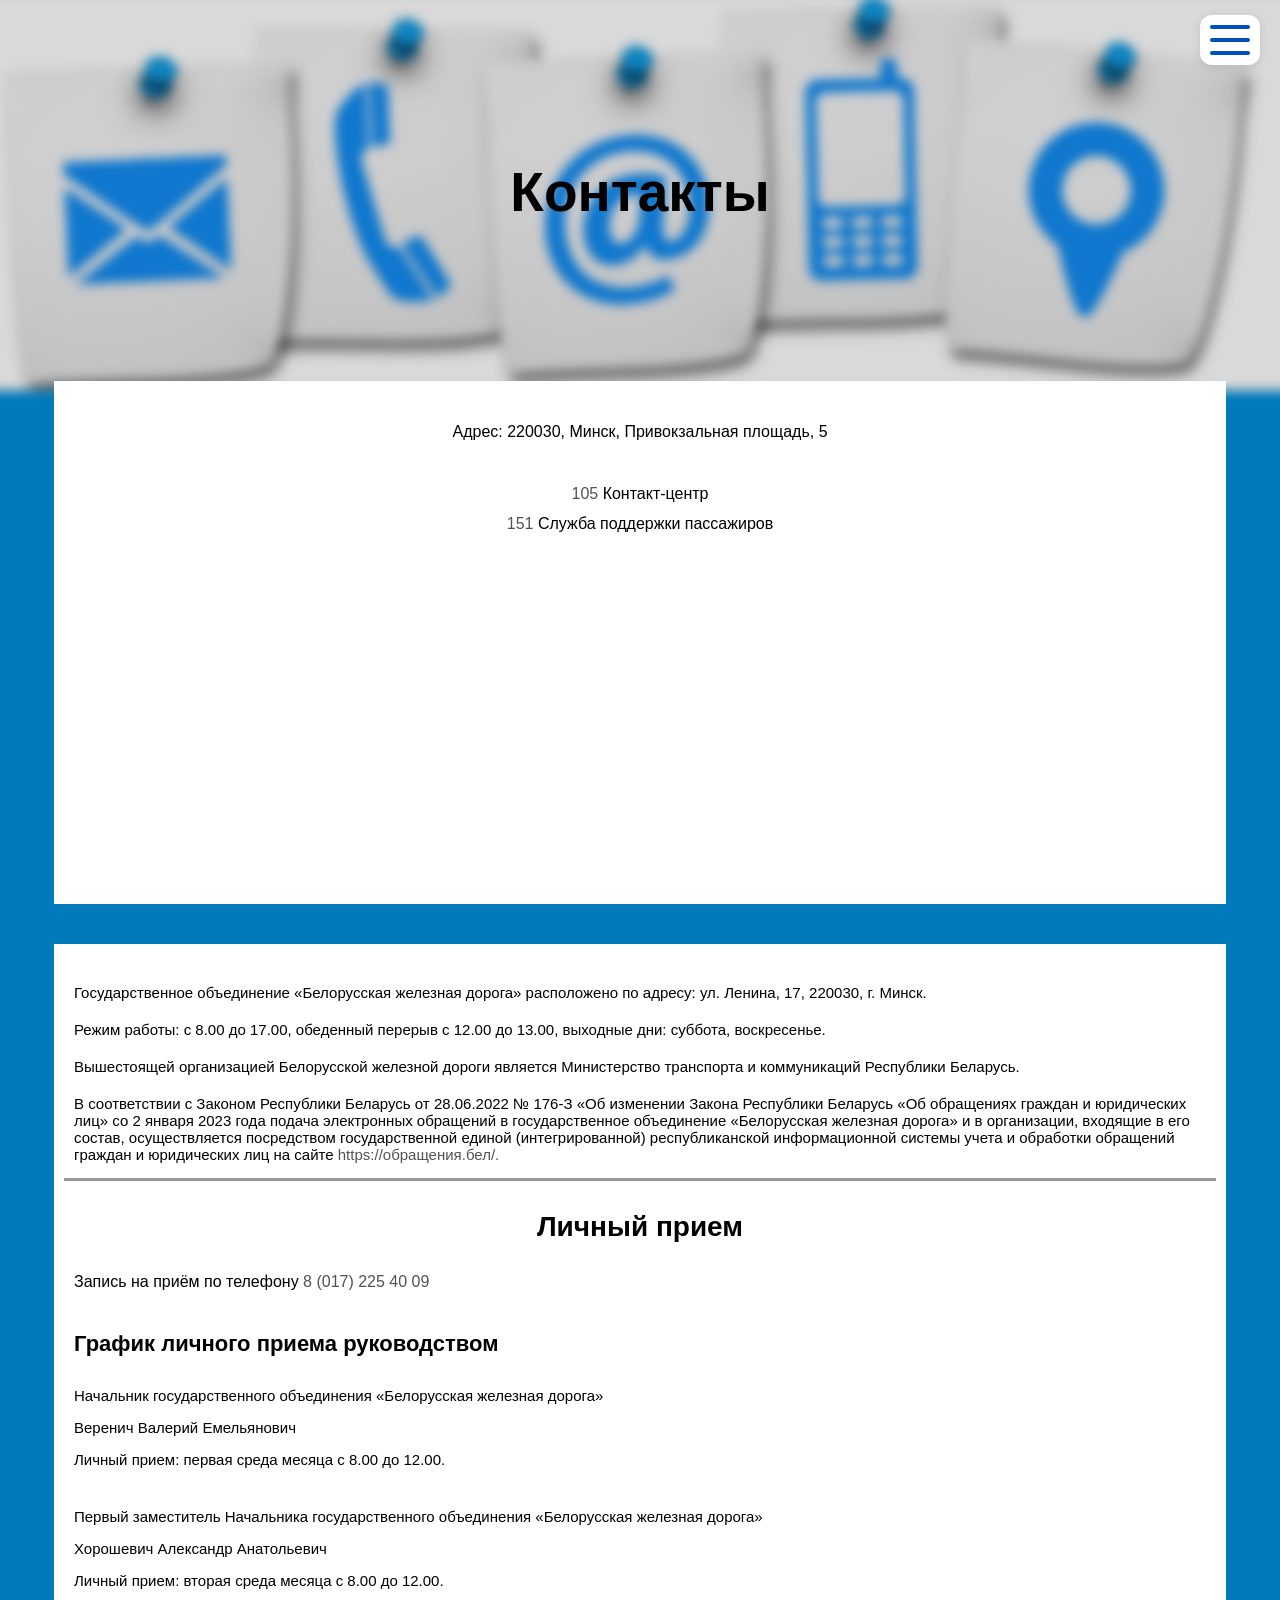
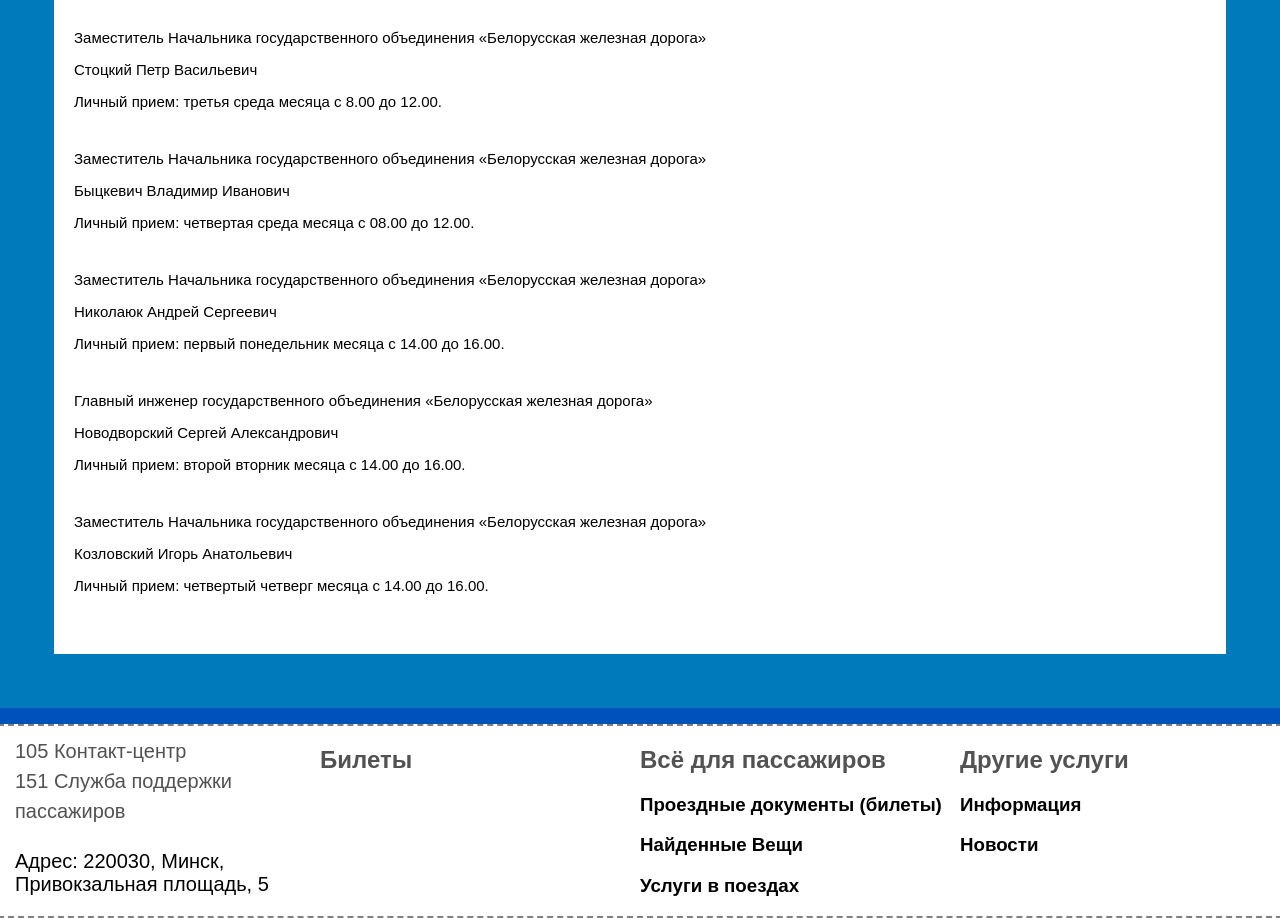
<file: page/html/contacts.html>
<!DOCTYPE html>
<html lang="ru">
<head>
    <meta charset="UTF-8">
    <meta name="viewport" content="width=device-width, initial-scale=1.0, viewport-fit=cover">
    <title>Контакты Минск-Пассажирский</title>
    <link rel="stylesheet" href="../css/main.css">
    <link rel="stylesheet" href="../css/contacts.css">
    <link rel="icon" href="../images/Icons/logo.png" type="image/png">
</head>
<body>

<header>
    <a href="./index.html">
        <img src="../images/Icons/Head_icon.svg" alt="image" class="logo">
    </a>
    <div class="head--buttons">
        <a class="head--button" href="./tickets.html">Билеты</a>
        <a class="head--button" href="./reference_section.html">Всё для пассажиров</a>
        <a class="head--button" href="./other_services.html">Другие услуги</a>
        <a class="head--button" href="./contacts.html">Контакты</a>
    </div>
</header>

<div class="mobile-header">
    <button class="burger-menu" aria-label="Меню">
        <span></span>
        <span></span>
        <span></span>
    </button>
</div>

<div class="mobile-nav">
    <a href="./index.html" class="logo">
        <img src="../images/Icons/Head_icon.svg" alt="image" class="logo">
    </a>
    <a class="mobile-nav-link" href="./tickets.html">Билеты</a>
    <a class="mobile-nav-link" href="./reference_section.html">Всё для пассажиров</a>
    <a class="mobile-nav-link" href="./other_services.html">Другие услуги</a>
    <a class="mobile-nav-link" href="./contacts.html">Контакты</a>
</div>

<div class="background-image-group">
    <img class="background-image" src="../images/background/fifth.jpg" alt="background_image">
    <h1>Контакты</h1>
</div>

<div class="contacts-1">
    <div class="contact-1-address">
        <p>Адрес: 220030, Минск, Привокзальная площадь, 5 </p>
        <p><a href="tel:105">105</a> Контакт-центр<br>
        <a href="tel:151">151</a> Служба поддержки пассажиров</p>
    </div>
    <div class="map">
        <iframe src="https://www.google.com/maps/embed?pb=!1m18!1m12!1m3!1d2351.3029048264943!2d27.54865321261576!3d53.89081993373011!2m3!1f0!2f0!3f0!3m2!1i1024!2i768!4f13.1!3m3!1m2!1s0x46dbcfddd266a791%3A0x3c457ed984d4bece!2z0J_RgNC40LLQvtC60LfQsNC70YzQvdCw0Y8g0L_Quy4gNSwg0JzQuNC90YHQuiwg0JzQuNC90YHQutCw0Y8g0L7QsdC70LDRgdGC0Yw!5e0!3m2!1sru!2sby!4v1778609090706!5m2!1sru!2sby" width="600" height="450" style="border:0;" allowfullscreen="" loading="lazy" referrerpolicy="no-referrer-when-downgrade"></iframe>
    </div>
</div>

<div class="contacts-2">
    <div class="contacts-2-top">
        <p>Государственное объединение «Белорусская железная дорога» расположено по адресу: ул. Ленина, 17, 220030, г. Минск.</p>
        <p>Режим работы: с 8.00 до 17.00, обеденный перерыв с 12.00 до 13.00, выходные дни: суббота, воскресенье.</p>
        <p>Вышестоящей организацией Белорусской железной дороги является Министерство транспорта и коммуникаций Республики Беларусь.</p>
        <p>В соответствии с Законом Республики Беларусь от 28.06.2022 № 176-З «Об изменении Закона Республики Беларусь «Об обращениях граждан и юридических лиц» со 2 января 2023 года подача электронных обращений в государственное объединение «Белорусская железная дорога» и в организации, входящие в его состав, осуществляется посредством государственной единой (интегрированной) республиканской информационной системы учета и обработки обращений граждан и юридических лиц на сайте  <a href="https://обращения.бел/">https://обращения.бел/.</a></p>
    </div>
    <div class="contacts-2-bottom">
        <div>
            <h1>Личный прием</h1>
            <p>Запись на приём по телефону <a href="tel:80172254009">8 (017) 225 40 09</a></p>
        </div>
        <div class="contacts-2-bottom-names">
            <h2>График личного приема руководством</h2>
            <div>
                <p>Начальник государственного объединения «Белорусская железная дорога»</p>
                <p>Веренич Валерий Емельянович</p>
                <p>Личный прием: первая среда месяца с 8.00 до 12.00.</p>
            </div>
            <div>
                <p>Первый заместитель Начальника государственного объединения «Белорусская железная дорога»</p>
                <p>Хорошевич Александр Анатольевич</p>
                <p>Личный прием: вторая среда месяца с 8.00 до 12.00.</p>
            </div>
            <div>
                <p>Заместитель Начальника государственного объединения «Белорусская железная дорога»</p>
                <p>Стоцкий Петр Васильевич</p>
                <p>Личный прием: третья среда месяца с 8.00 до 12.00.</p>
            </div>
            <div>
                <p>Заместитель Начальника государственного объединения «Белорусская железная дорога»</p>
                <p>Быцкевич Владимир Иванович</p>
                <p>Личный прием: четвертая среда месяца с 08.00 до 12.00.</p>
            </div>
            <div>
                <p>Заместитель Начальника государственного объединения «Белорусская железная дорога»</p>
                <p>Николаюк Андрей Сергеевич</p>
                <p>Личный прием: первый понедельник месяца с 14.00 до 16.00.</p>
            </div>
            <div>
                <p>Главный инженер государственного объединения «Белорусская железная дорога»</p>
                <p>Новодворский Сергей Александрович</p>
                <p>Личный прием: второй вторник месяца с 14.00 до 16.00.</p>
            </div>
            <div>
                <p>Заместитель Начальника государственного объединения «Белорусская железная дорога»</p>
                <p>Козловский Игорь Анатольевич</p>
                <p>Личный прием: четвертый четверг месяца с 14.00 до 16.00.</p>
            </div>
        </div>
    </div>
</div>

<footer>
    <div class="footer-div">
        <div class="info1"><a href="tel:105">105 Контакт-центр</a><br>
            <a href="tel:151">151 Служба поддержки пассажиров</a>
        </div>
        <div class="info2">
            Адрес: 220030, Минск, Привокзальная площадь, 5
        </div>
    </div>
    <div class="footer-div">
        <a href="./tickets.html"><h2>Билеты</h2></a>
    </div>
    <div class="footer-div">
        <a href="./reference_section.html"><h2>Всё для пассажиров</h2></a>
        <a href="./reference_section.html#documents"><h3>Проездные документы (билеты)</h3></a>
        <a href="./reference_section.html#items"><h3>Найденные Вещи</h3></a>
        <a href="./reference_section.html#services"><h3>Услуги в поездах</h3></a>
    </div>
    <div class="footer-div">
        <a href="./other_services.html"><h2>Другие услуги</h2></a>
        <a href="./other_services.html#information"><h3>Информация</h3></a>
        <a href="./other_services.html#news"><h3>Новости</h3></a>
    </div>
</footer>

<script src="../js/burger.js"></script>
</body>
</html>
</file>
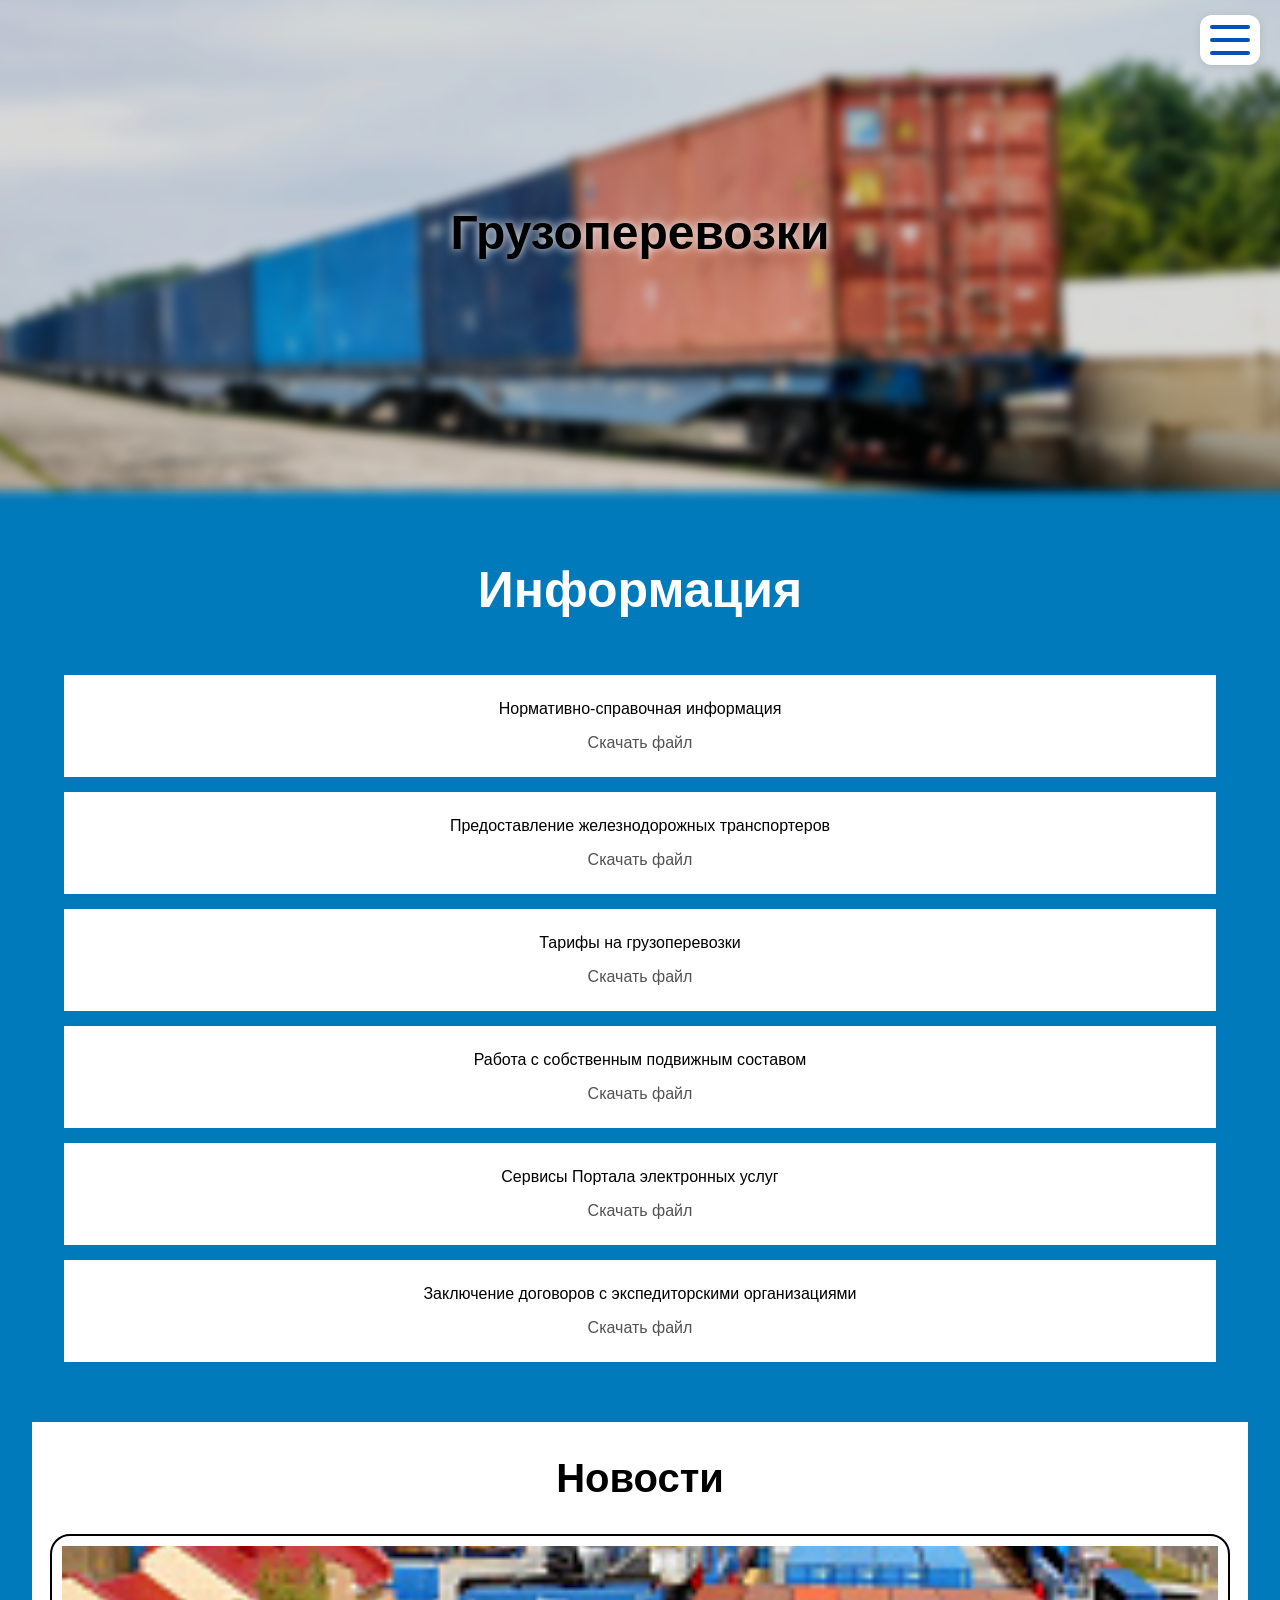
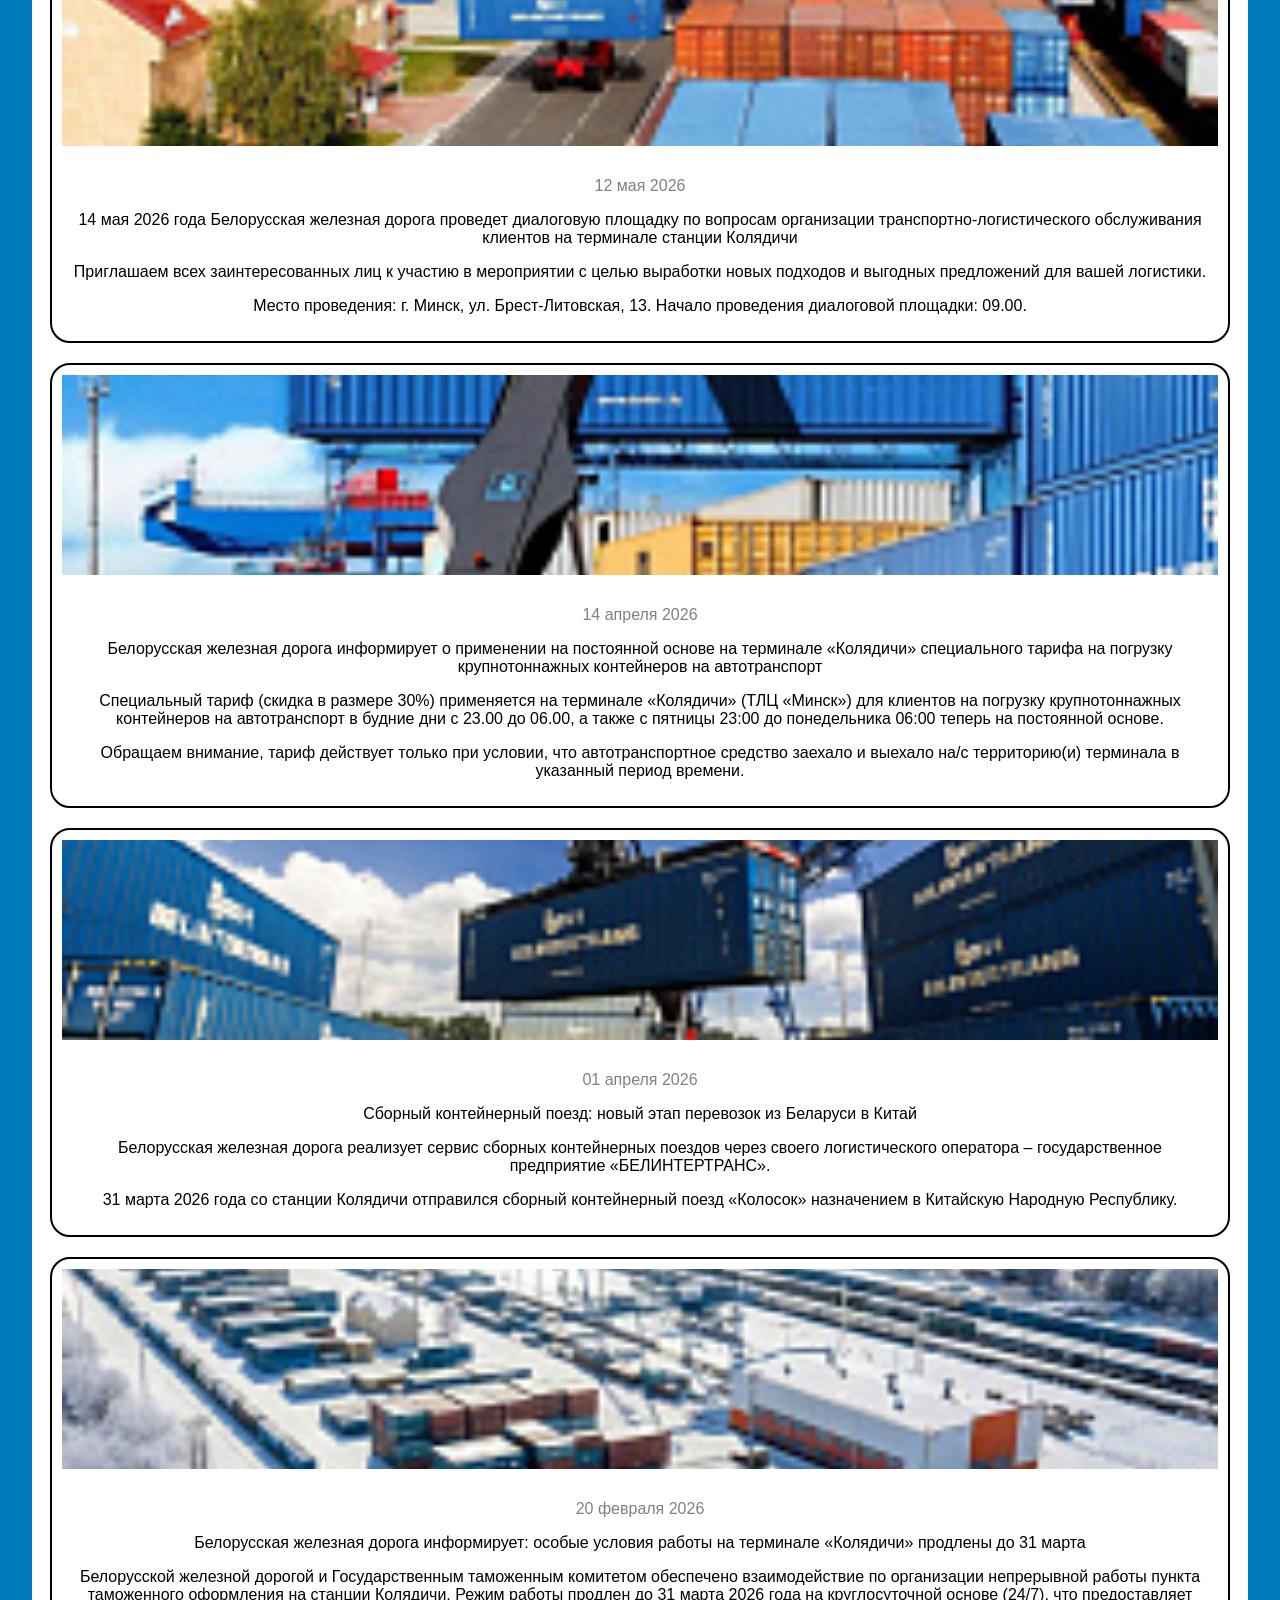
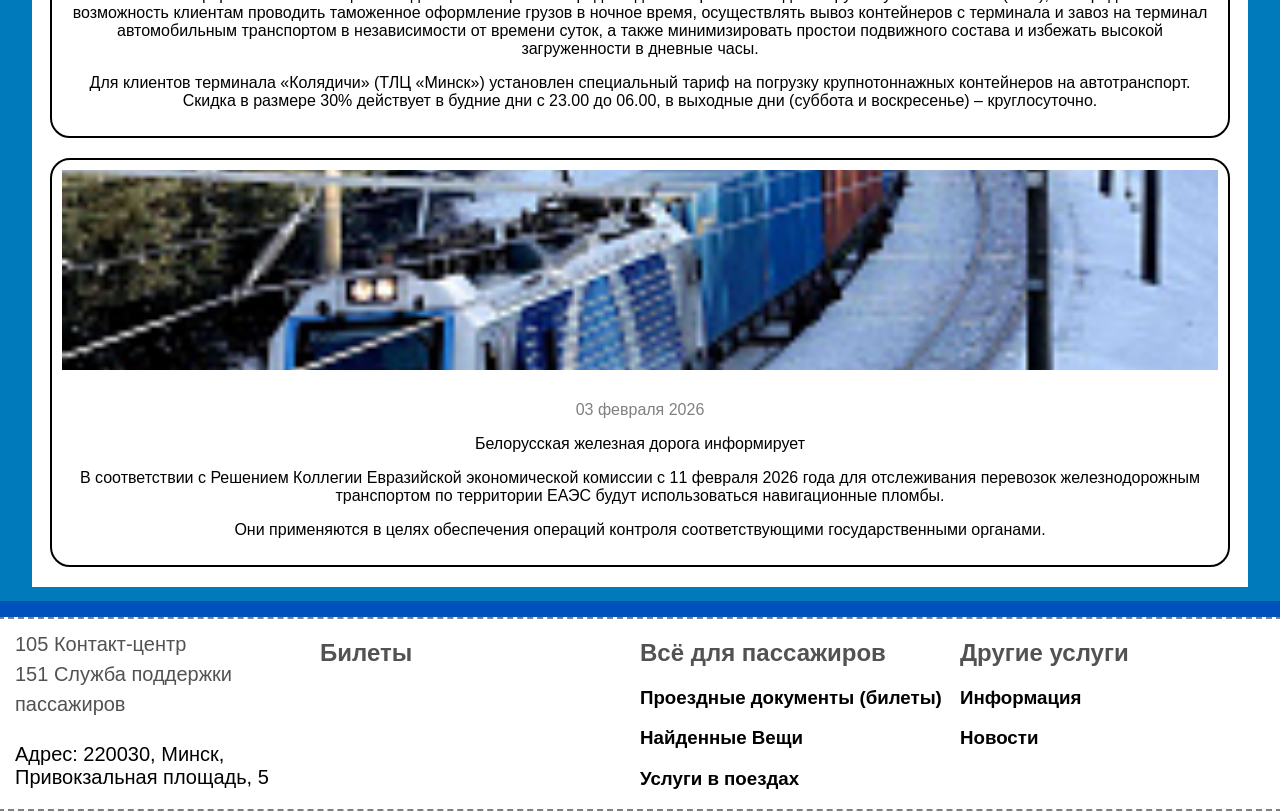
<file: page/html/other_services.html>
<!DOCTYPE html>
<html lang="ru">
<head>
    <meta charset="UTF-8">
    <meta name="viewport" content="width=device-width, initial-scale=1.0, viewport-fit=cover">
    <title>Услуги Минск-Пассажирский</title>
    <link rel="stylesheet" href="../css/main.css">
    <link rel="stylesheet" href="../css/other_services.css">
    <link rel="icon" href="../images/Icons/logo.png" type="image/png">
</head>
<body>

<header>
    <a href="./index.html">
        <img src="../images/Icons/Head_icon.svg" alt="image" class="logo">
    </a>
    <div class="head--buttons">
        <a class="head--button" href="./tickets.html">Билеты</a>
        <a class="head--button" href="./reference_section.html">Всё для пассажиров</a>
        <a class="head--button" href="./other_services.html">Другие услуги</a>
        <a class="head--button" href="./contacts.html">Контакты</a>
    </div>
</header>

<div class="mobile-header">
    <button class="burger-menu" aria-label="Меню">
        <span></span>
        <span></span>
        <span></span>
    </button>
</div>

<div class="mobile-nav">
    <a href="./index.html" class="logo">
        <img src="../images/Icons/Head_icon.svg" alt="image" class="logo">
    </a>
    <a class="mobile-nav-link" href="./tickets.html">Билеты</a>
    <a class="mobile-nav-link" href="./reference_section.html">Всё для пассажиров</a>
    <a class="mobile-nav-link" href="./other_services.html">Другие услуги</a>
    <a class="mobile-nav-link" href="./contacts.html">Контакты</a>
</div>

<div class="background-image-group">
    <img class="background-image" src="../images/background/fourth.png" alt="background_image">
    <h1>Грузоперевозки</h1>
</div>

<div class="info-group" id="information">
    <h2>Информация</h2>
    <div class="info-group-collection">
        <div>
            <p>Нормативно-справочная информация</p>
            <a href="../files/perechen_stantsij_ 251127.pdf">Скачать файл</a>
        </div>
        <div>
            <p>Предоставление железнодорожных транспортеров</p>
            <a href="../files/Общая информация - Белорусская железная дорога.pdf">Скачать файл</a>
        </div>
        <div>
            <p>Тарифы на грузоперевозки</p>
            <a href="../files/punkt_10_tarifnoj_politiki_2026.pdf">Скачать файл</a>
        </div>
        <div>
            <p>Работа с собственным подвижным составом</p>
            <a href="../files/otstoj_dogovor_2026.doc">Скачать файл</a>
        </div>
        <div>
            <p>Сервисы Портала электронных услуг</p>
            <a href="../files/Сервисы Портала электронных услуг - Белорусская железная дорога.pdf">Скачать файл</a>
        </div>
        <div>
            <p>Заключение договоров с экспедиторскими организациями</p>
            <a href="../files/Белорусская железная дорога - Белорусская железная дорога.pdf">Скачать файл</a>
        </div>
    </div>
</div>

<div class="news-group" id="news">
    <h2>Новости</h2>
    <div class="news-collection">
        <div class="news-cell">
            <img src="../images/news/1.jpg" alt="image">
            <div class="news-text">
                <p>12 мая 2026</p>
                <div>
                    <p>14 мая 2026 года Белорусская железная дорога проведет диалоговую площадку по вопросам организации транспортно-логистического обслуживания клиентов на терминале станции Колядичи</p>
                    <p>Приглашаем всех заинтересованных лиц к участию в мероприятии с целью выработки новых подходов и выгодных предложений для вашей логистики. </p>
                    <p> Место проведения: г. Минск, ул. Брест-Литовская, 13. Начало проведения диалоговой площадки: 09.00. </p>
                </div>
            </div>
        </div>
        <div class="news-cell">
            <img src="../images/news/2.jpg" alt="image">
            <div class="news-text">
                <p>14 апреля 2026</p>
                <div>
                    <p>Белорусская железная дорога информирует о применении на постоянной основе на терминале «Колядичи» специального тарифа на погрузку крупнотоннажных контейнеров на автотранспорт</p>
                    <p>Специальный тариф (скидка в размере 30%) применяется на терминале «Колядичи» (ТЛЦ «Минск») для клиентов на погрузку крупнотоннажных контейнеров на автотранспорт в будние дни с 23.00 до 06.00, а также с пятницы 23:00 до понедельника 06:00 теперь на постоянной основе. </p>
                    <p>Обращаем внимание, тариф действует только при условии, что автотранспортное средство заехало и выехало на/с территорию(и) терминала в указанный период времени. </p>
                </div>
            </div>
        </div>
        <div class="news-cell">
            <img src="../images/news/3.jpeg" alt="image">
            <div class="news-text">
                <p>01 апреля 2026</p>
                <div>
                    <p>Сборный контейнерный поезд: новый этап перевозок из Беларуси в Китай </p>
                    <p>Белорусская железная дорога реализует сервис сборных контейнерных поездов через своего логистического оператора – государственное предприятие «БЕЛИНТЕРТРАНС».</p>
                    <p>31 марта 2026 года со станции Колядичи отправился сборный контейнерный поезд «Колосок» назначением в Китайскую Народную Республику. </p>
                </div>
            </div>
        </div>
        <div class="news-cell">
            <img src="../images/news/4.jpg" alt="image">
            <div class="news-text">
                <p>20 февраля 2026</p>
                <div>
                    <p>Белорусская железная дорога информирует: особые условия работы на терминале «Колядичи» продлены до 31 марта</p>
                    <p>Белорусской железной дорогой и Государственным таможенным комитетом обеспечено взаимодействие по организации непрерывной работы пункта таможенного оформления на станции Колядичи. Режим работы продлен до 31 марта 2026 года на круглосуточной основе (24/7), что предоставляет возможность клиентам проводить таможенное оформление грузов в ночное время, осуществлять вывоз контейнеров с терминала и завоз на терминал автомобильным транспортом в независимости от времени суток, а также минимизировать простои подвижного состава и избежать высокой загруженности в дневные часы. </p>
                    <p>Для клиентов терминала «Колядичи» (ТЛЦ «Минск») установлен специальный тариф на погрузку крупнотоннажных контейнеров на автотранспорт. Скидка в размере 30% действует в будние дни с 23.00 до 06.00, в выходные дни (суббота и воскресенье) – круглосуточно. </p>
                </div>
            </div>
        </div>
        <div class="news-cell">
            <img src="../images/news/5.jpg" alt="image">
            <div class="news-text">
                <p>03 февраля 2026</p>
                <div>
                    <p>Белорусская железная дорога информирует</p>
                    <p>В соответствии с Решением Коллегии Евразийской экономической комиссии с 11 февраля 2026 года для отслеживания перевозок железнодорожным транспортом по территории ЕАЭС будут использоваться навигационные пломбы.</p>
                    <p>Они применяются в целях обеспечения операций контроля соответствующими государственными органами. </p>
                </div>
            </div>
        </div>
    </div>
</div>

<footer>
    <div class="footer-div">
        <div class="info1"><a href="tel:105">105 Контакт-центр</a><br>
            <a href="tel:151">151 Служба поддержки пассажиров</a>
        </div>
        <div class="info2">
            Адрес: 220030, Минск, Привокзальная площадь, 5
        </div>
    </div>
    <div class="footer-div">
        <a href="./tickets.html"><h2>Билеты</h2></a>
    </div>
    <div class="footer-div">
        <a href="./reference_section.html"><h2>Всё для пассажиров</h2></a>
        <a href="./reference_section.html#documents"><h3>Проездные документы (билеты)</h3></a>
        <a href="./reference_section.html#items"><h3>Найденные Вещи</h3></a>
        <a href="./reference_section.html#services"><h3>Услуги в поездах</h3></a>
    </div>
    <div class="footer-div">
        <a href="./other_services.html"><h2>Другие услуги</h2></a>
        <a href="./other_services.html#information"><h3>Информация</h3></a>
        <a href="./other_services.html#news"><h3>Новости</h3></a>
    </div>
</footer>

<script src="../js/burger.js"></script>
</body>
</html>
</file>
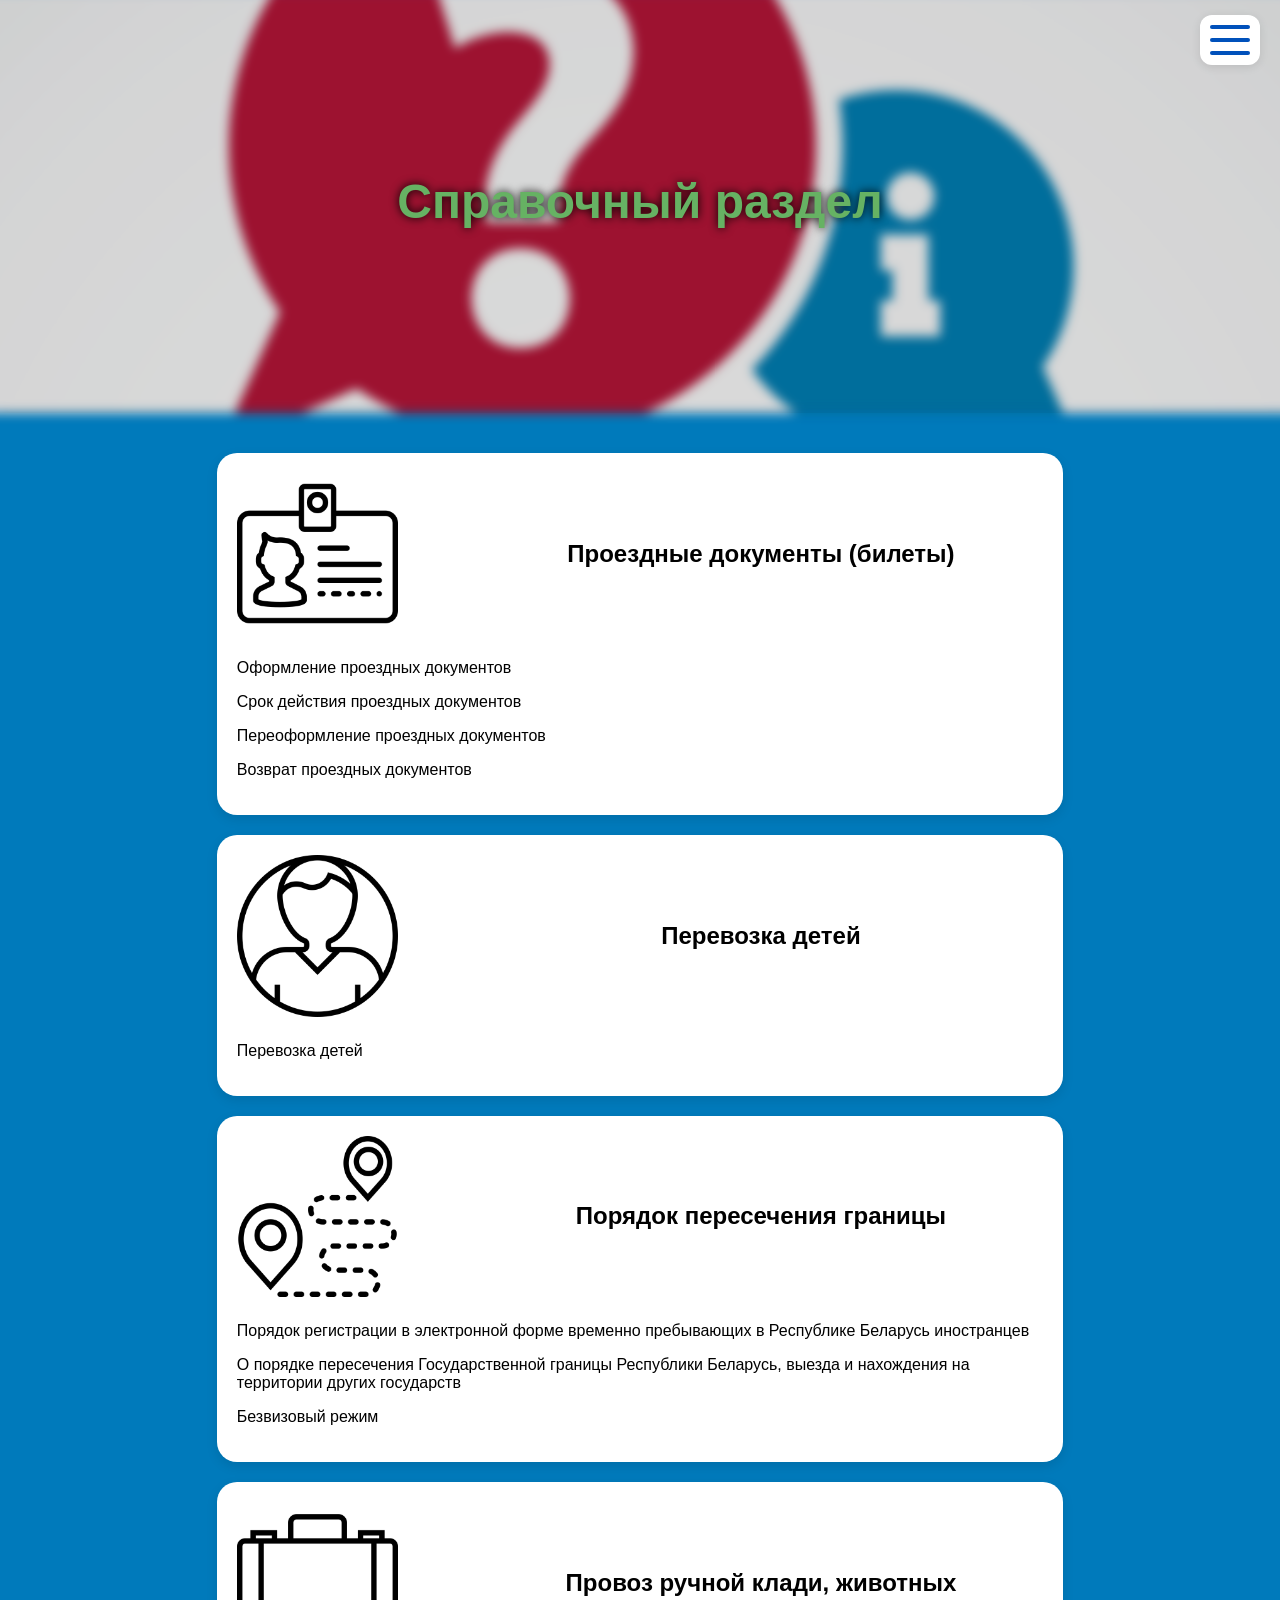
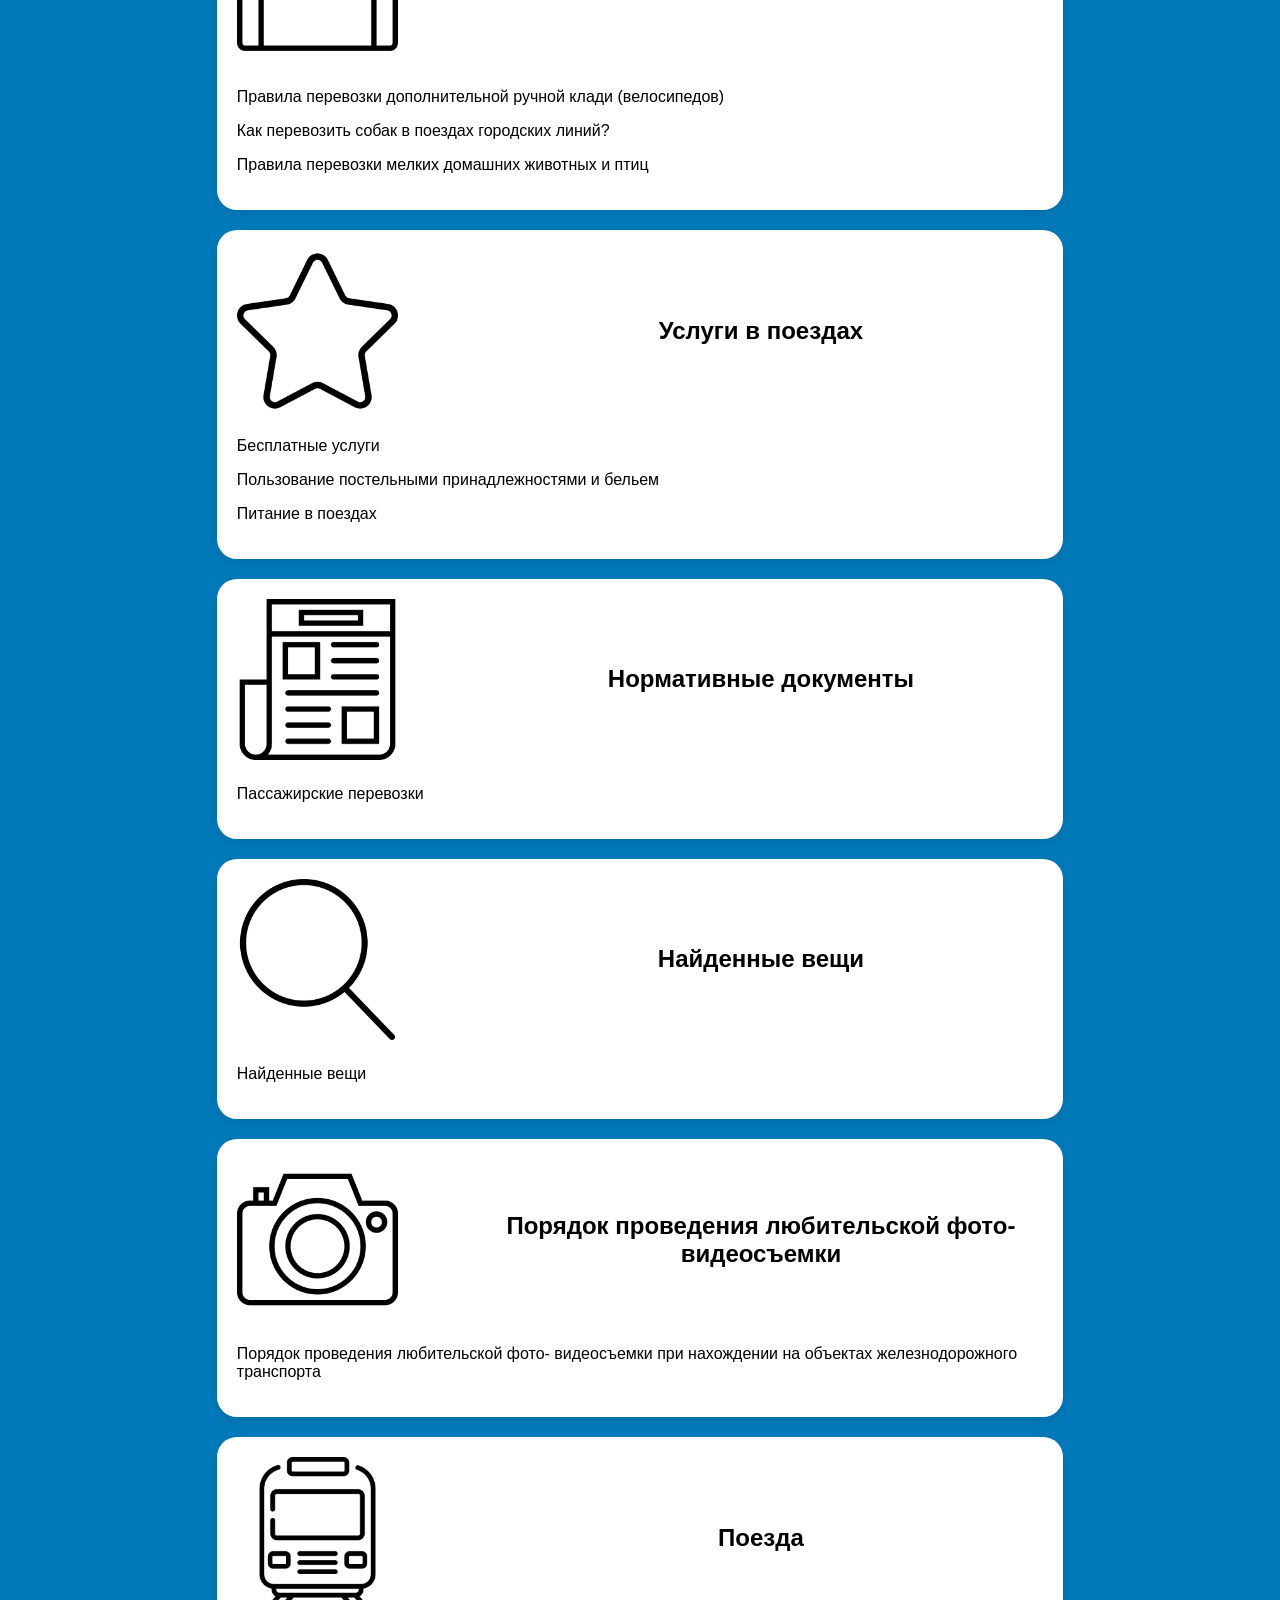
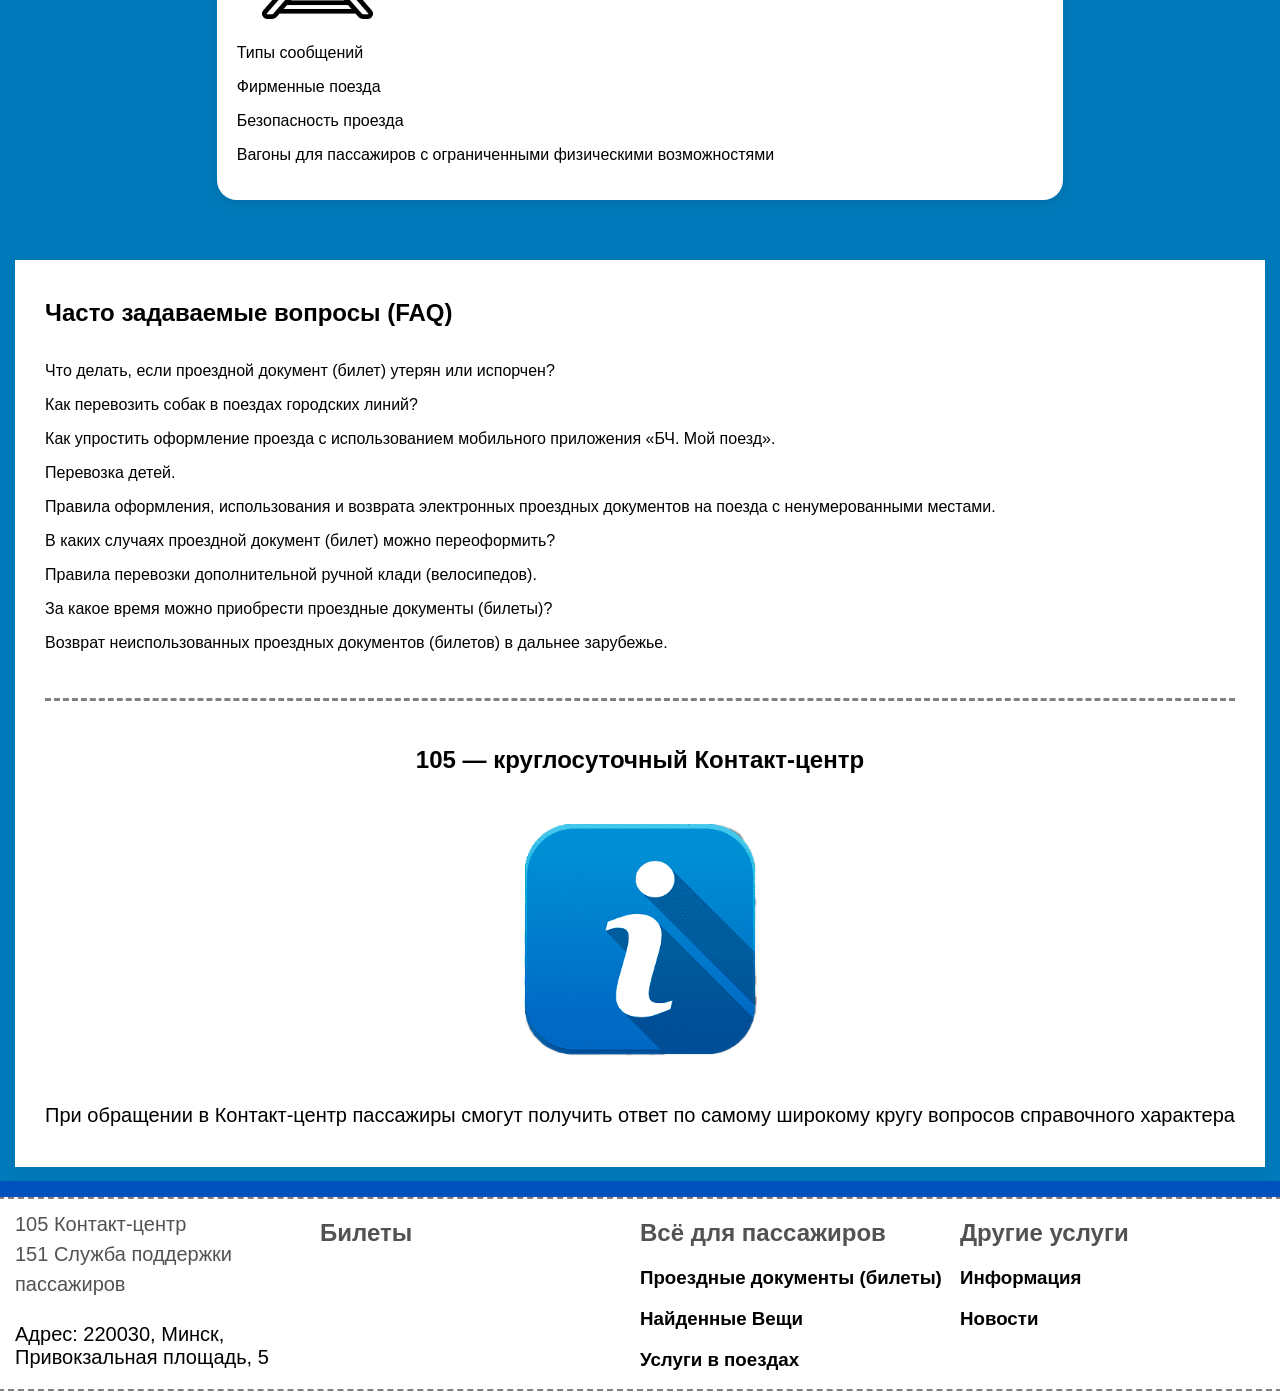
<file: page/html/reference_section.html>
<!DOCTYPE html>
<html lang="ru">
<head>
    <meta charset="UTF-8">
    <meta name="viewport" content="width=device-width, initial-scale=1.0, viewport-fit=cover">
    <title>Справочный раздел Минск-Пассажирский</title>
    <link rel="stylesheet" href="../css/main.css">
    <link rel="stylesheet" href="../css/reference_section.css">
    <link rel="icon" href="../images/Icons/logo.png" type="image/png">
</head>
<body>

<header>
    <a href="./index.html">
        <img src="../images/Icons/Head_icon.svg" alt="image" class="logo">
    </a>
    <div class="head--buttons">
        <a class="head--button" href="./tickets.html">Билеты</a>
        <a class="head--button" href="./reference_section.html">Всё для пассажиров</a>
        <a class="head--button" href="./other_services.html">Другие услуги</a>
        <a class="head--button" href="./contacts.html">Контакты</a>
    </div>
</header>

<div class="mobile-header">
    <button class="burger-menu" aria-label="Меню">
        <span></span>
        <span></span>
        <span></span>
    </button>
</div>

<div class="mobile-nav">
    <a href="./index.html" class="logo">
        <img src="../images/Icons/Head_icon.svg" alt="image" class="logo">
    </a>
    <a class="mobile-nav-link" href="./tickets.html">Билеты</a>
    <a class="mobile-nav-link" href="./reference_section.html">Всё для пассажиров</a>
    <a class="mobile-nav-link" href="./other_services.html">Другие услуги</a>
    <a class="mobile-nav-link" href="./contacts.html">Контакты</a>
</div>

<div class="background-image-group">
    <img class="background-image" src="../images/background/third.png" alt="background_image">
    <h1>Справочный раздел</h1>
</div>

<div class="info">
    <div class="info-block">
        <div class="info-block-part" id="documents">
            <div class="info-block-part-top">
                <img src="../images/reference_section/free-icon-id-card-149241.png" alt="image">
                <h2>Проездные документы (билеты)</h2>
            </div>
            <div class="info-block-part-bottom">
                <p class="clickable-info" data-modal-key="ticketRegistration">Оформление проездных документов</p>
                <p class="clickable-info" data-modal-key="ticketValidity">Срок действия проездных документов</p>
                <p class="clickable-info" data-modal-key="ticketReissue">Переоформление проездных документов</p>
                <p class="clickable-info" data-modal-key="ticketRefund">Возврат проездных документов</p>
            </div>
        </div>
        <div class="info-block-part">
            <div class="info-block-part-top">
                <img src="../images/reference_section/free-icon-user-149453.png" alt="image">
                <h2>Перевозка детей</h2>
            </div>
            <div class="info-block-part-bottom">
                <p class="clickable-info" data-modal-key="childrenTransport">Перевозка детей</p>
            </div>
        </div>
        <div class="info-block-part">
            <div class="info-block-part-top">
                <img src="../images/reference_section/free-icon-route-149435.png" alt="image">
                <h2>Порядок пересечения границы</h2>
            </div>
            <div class="info-block-part-bottom">
                <p class="clickable-info" data-modal-key="borderRegistration">Порядок регистрации в электронной форме временно пребывающих в Республике Беларусь иностранцев</p>
                <p class="clickable-info" data-modal-key="borderCrossing">О порядке пересечения Государственной границы Республики Беларусь, выезда и нахождения на территории других государств</p>
                <p class="clickable-info" data-modal-key="visaFree">Безвизовый режим</p>
            </div>
        </div>
    </div>

    <div class="info-block">
        <div class="info-block-part">
            <div class="info-block-part-top">
                <img src="../images/reference_section/free-icon-briefcase-149399.png" alt="image">
                <h2>Провоз ручной клади, животных</h2>
            </div>
            <div class="info-block-part-bottom">
                <p class="clickable-info" data-modal-key="extraLuggage">Правила перевозки дополнительной ручной клади (велосипедов)</p>
                <p class="clickable-info" data-modal-key="dogsUrban">Как перевозить собак в поездах городских линий?</p>
                <p class="clickable-info" data-modal-key="smallAnimals">Правила перевозки мелких домашних животных и птиц</p>
            </div>
        </div>
        <div class="info-block-part" id="services">
            <div class="info-block-part-top">
                <img src="../images/reference_section/free-icon-star-149220.png" alt="image">
                <h2>Услуги в поездах</h2>
            </div>
            <div class="info-block-part-bottom">
                <p class="clickable-info" data-modal-key="freeServices">Бесплатные услуги</p>
                <p class="clickable-info" data-modal-key="bedding">Пользование постельными принадлежностями и бельем</p>
                <p class="clickable-info" data-modal-key="dining">Питание в поездах</p>
            </div>
        </div>
        <div class="info-block-part">
            <div class="info-block-part-top">
                <img src="../images/reference_section/free-icon-newspaper-149366.png" alt="image">
                <h2>Нормативные документы</h2>
            </div>
            <div class="info-block-part-bottom">
                <p class="clickable-info" data-modal-key="passengerTransport">Пассажирские перевозки</p>
            </div>
        </div>
    </div>

    <div class="info-block">
        <div class="info-block-part" id="items">
            <div class="info-block-part-top">
                <img src="../images/reference_section/free-icon-search-149309.png" alt="image">
                <h2>Найденные вещи</h2>
            </div>
            <div class="info-block-part-bottom">
                <p class="clickable-info" data-modal-key="lostAndFound">Найденные вещи</p>
            </div>
        </div>
        <div class="info-block-part">
            <div class="info-block-part-top">
                <img src="../images/reference_section/free-icon-photo-camera-149098.png" alt="image">
                <h2>Порядок проведения любительской фото- видеосъемки</h2>
            </div>
            <div class="info-block-part-bottom">
                <p class="clickable-info" data-modal-key="photoVideo">Порядок проведения любительской фото- видеосъемки при нахождении на объектах железнодорожного транспорта</p>
            </div>
        </div>
        <div class="info-block-part">
            <div class="info-block-part-top">
                <img src="../images/reference_section/free-icon-train-1926450.png" alt="image">
                <h2>Поезда</h2>
            </div>
            <div class="info-block-part-bottom">
                <p class="clickable-info" data-modal-key="trainTypes">Типы сообщений</p>
                <p class="clickable-info" data-modal-key="brandTrains">Фирменные поезда</p>
                <p class="clickable-info" data-modal-key="safety">Безопасность проезда</p>
                <p class="clickable-info" data-modal-key="disabledAccess">Вагоны для пассажиров с ограниченными физическими возможностями</p>
            </div>
        </div>
    </div>
</div>

<div class="faq">
    <div class="faq-left">
        <h2>Часто задаваемые вопросы (FAQ)</h2>
        <div>
            <p class="clickable-info" data-modal-key="lostDamagedTicket">Что делать, если проездной документ (билет) утерян или испорчен?</p>
            <p class="clickable-info" data-modal-key="dogsUrban">Как перевозить собак в поездах городских линий?</p>
            <p class="clickable-info" data-modal-key="mobileApp">Как упростить оформление проезда с использованием мобильного приложения «БЧ. Мой поезд».</p>
            <p class="clickable-info" data-modal-key="childrenTransport">Перевозка детей.</p>
            <p class="clickable-info" data-modal-key="electronicTicketRules">Правила оформления, использования и возврата электронных проездных документов на поезда с ненумерованными местами.</p>
            <p class="clickable-info" data-modal-key="ticketReissue">В каких случаях проездной документ (билет) можно переоформить?</p>
            <p class="clickable-info" data-modal-key="extraLuggage">Правила перевозки дополнительной ручной клади (велосипедов).</p>
            <p class="clickable-info" data-modal-key="purchasePeriod">За какое время можно приобрести проездные документы (билеты)?</p>
            <p class="clickable-info" data-modal-key="refundFarAbroad">Возврат неиспользованных проездных документов (билетов) в дальнее зарубежье.</p>
        </div>
    </div>
    <div class="faq-right">
        <h2>105 — круглосуточный Контакт-центр</h2>
        <div>
            <img src="../images/reference_section/Фон.png" alt="image">
            <p>При обращении в Контакт-центр пассажиры смогут получить ответ по самому широкому кругу вопросов справочного характера</p>
        </div>
    </div>
</div>

<footer>
    <div class="footer-div">
        <div class="info1"><a href="tel:105">105 Контакт-центр</a><br>
            <a href="tel:151">151 Служба поддержки пассажиров</a>
        </div>
        <div class="info2">
            Адрес: 220030, Минск, Привокзальная площадь, 5
        </div>
    </div>
    <div class="footer-div">
        <a href="./tickets.html"><h2>Билеты</h2></a>
    </div>
    <div class="footer-div">
        <a href="./reference_section.html"><h2>Всё для пассажиров</h2></a>
        <a href="./reference_section.html#documents"><h3>Проездные документы (билеты)</h3></a>
        <a href="./reference_section.html#items"><h3>Найденные Вещи</h3></a>
        <a href="./reference_section.html#services"><h3>Услуги в поездах</h3></a>
    </div>
    <div class="footer-div">
        <a href="./other_services.html"><h2>Другие услуги</h2></a>
        <a href="./other_services.html#information"><h3>Информация</h3></a>
        <a href="./other_services.html#news"><h3>Новости</h3></a>
    </div>
</footer>

<div id="universalModal" class="modal-overlay">
    <div class="modal-window">
        <button class="modal-close" aria-label="Закрыть">&times;</button>
        <div class="modal-title" id="modalTitle">Заголовок</div>
        <div class="modal-content" id="modalContent"></div>
    </div>
</div>

<script src="../js/burger.js"></script>
<script src="../js/reference_section.js"></script>
</body>
</html>
</file>
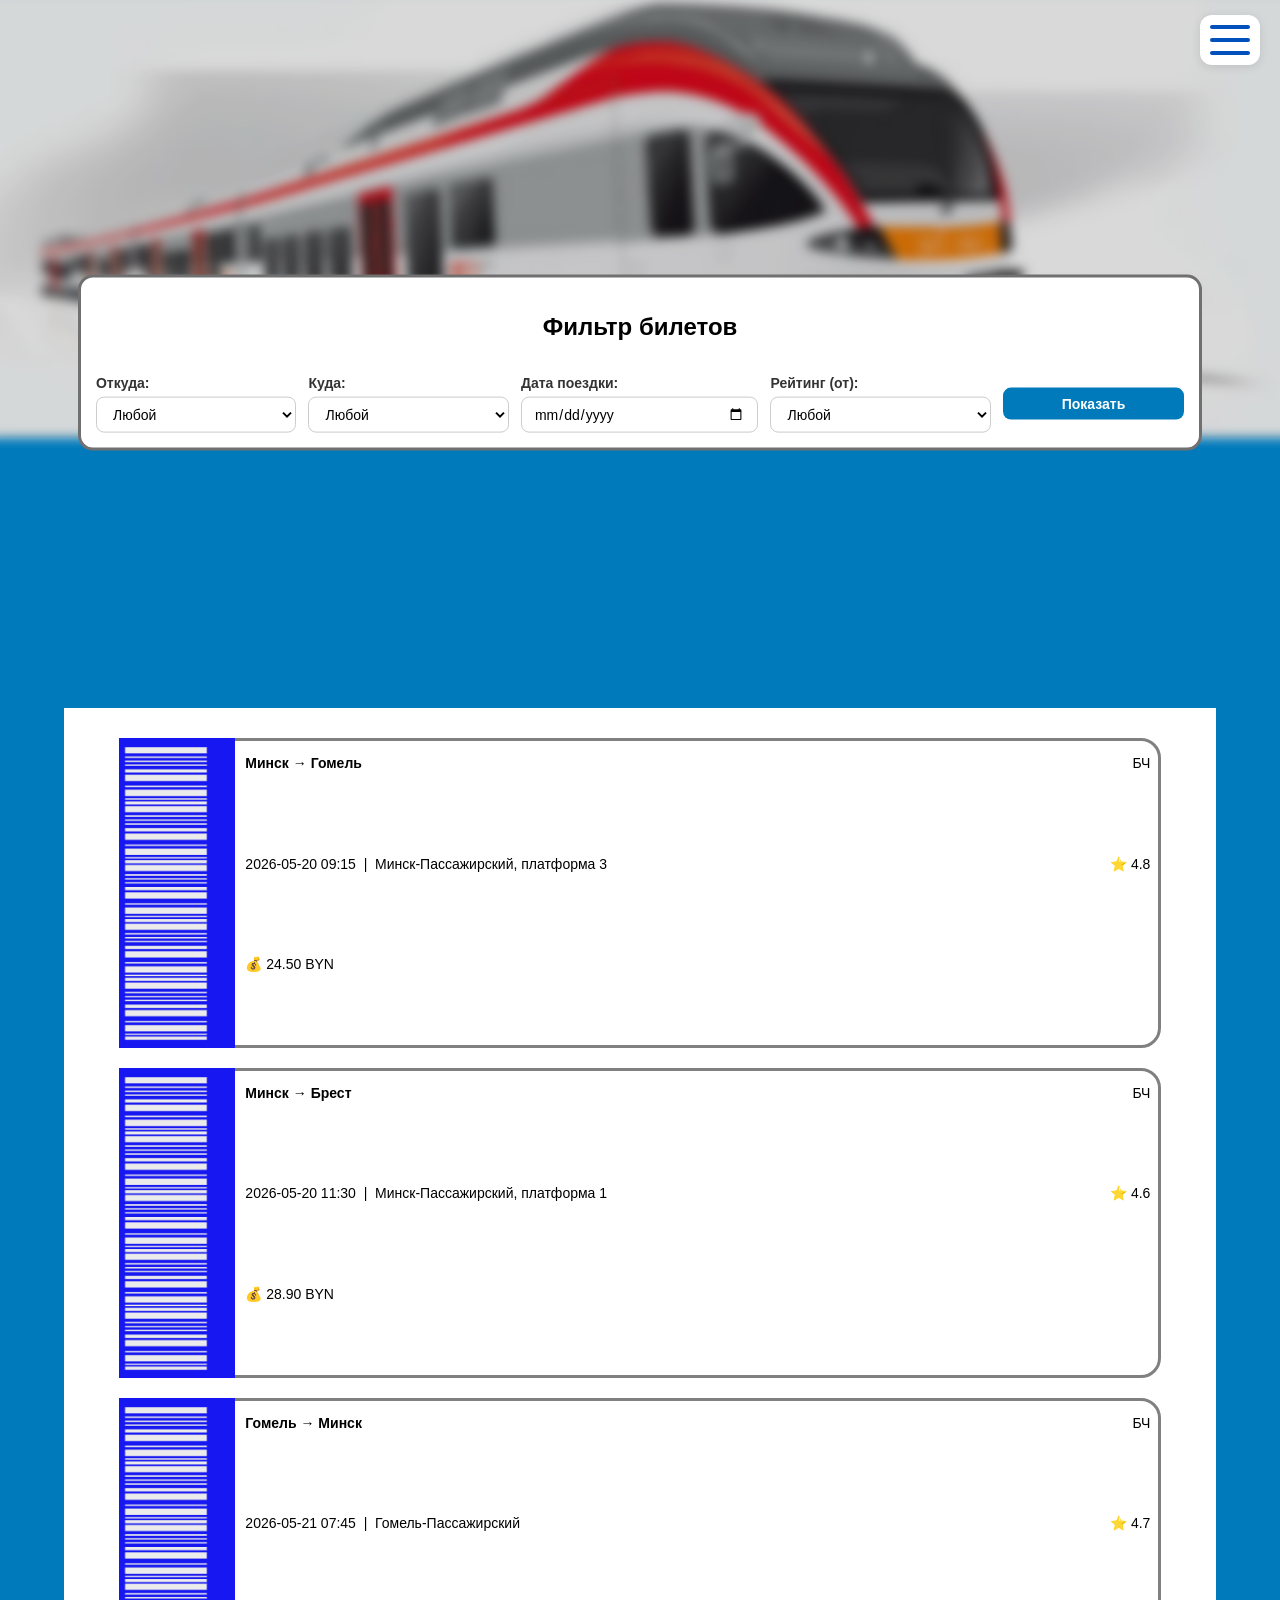
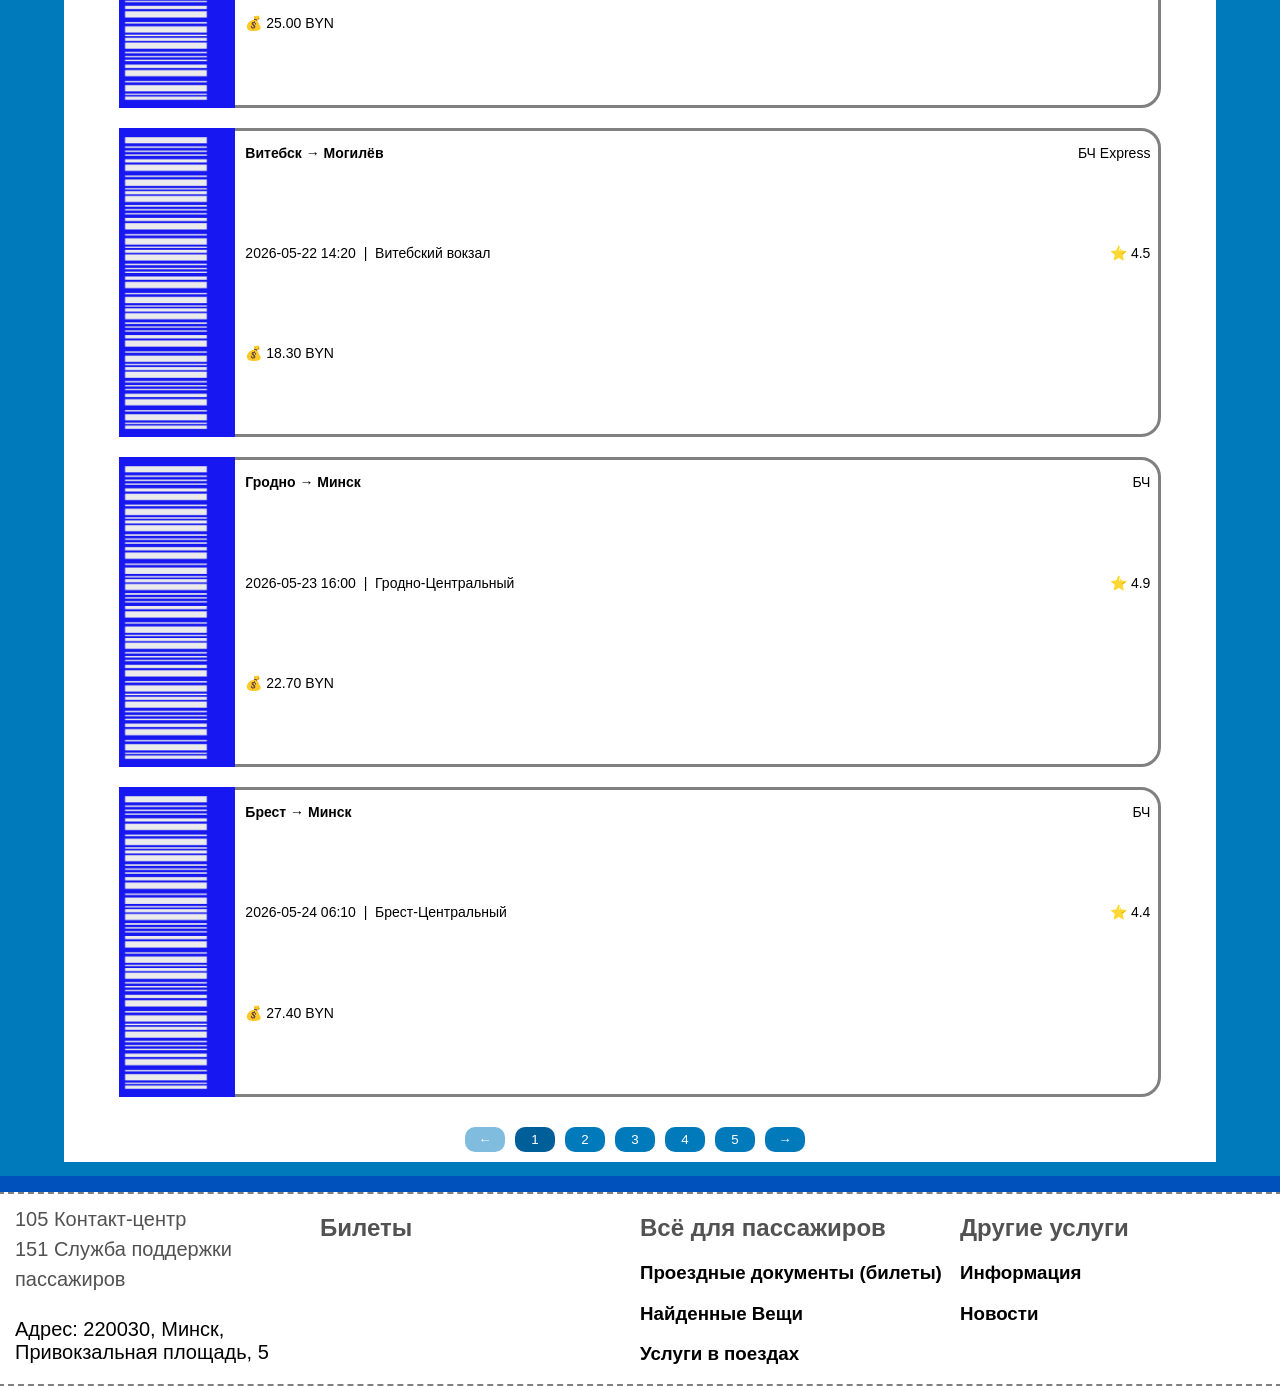
<file: page/html/tickets.html>
<!DOCTYPE html>
<html lang="ru">
<head>
    <meta charset="UTF-8">
    <meta name="viewport" content="width=device-width, initial-scale=1.0, viewport-fit=cover">
    <title>ЖД билеты Минск-Пассажирский</title>
    <link rel="stylesheet" href="../css/main.css">
    <link rel="stylesheet" href="../css/tickets.css">
    <link rel="icon" href="../images/Icons/logo.png" type="image/png">
</head>
<body>

<header>
    <a href="./index.html">
        <img src="../images/Icons/Head_icon.svg" alt="image" class="logo">
    </a>
    <div class="head--buttons">
        <a class="head--button" href="./tickets.html">Билеты</a>
        <a class="head--button" href="./reference_section.html">Всё для пассажиров</a>
        <a class="head--button" href="./other_services.html">Другие услуги</a>
        <a class="head--button" href="./contacts.html">Контакты</a>
    </div>
</header>

<div class="mobile-header">
    <button class="burger-menu" aria-label="Меню">
        <span></span>
        <span></span>
        <span></span>
    </button>
</div>

<div class="mobile-nav">
    <a href="./index.html" class="logo">
        <img src="../images/Icons/Head_icon.svg" alt="image" class="logo">
    </a>
    <a class="mobile-nav-link" href="./tickets.html">Билеты</a>
    <a class="mobile-nav-link" href="./reference_section.html">Всё для пассажиров</a>
    <a class="mobile-nav-link" href="./other_services.html">Другие услуги</a>
    <a class="mobile-nav-link" href="./contacts.html">Контакты</a>
</div>

<div class="background-image-group">
    <img class="background-image" src="../images/background/second.jpg" alt="background_image">
    <div class="tickets-filter">
        <h2>Фильтр билетов</h2>
        <div class="filter-div">
            <div class="filter-group">
                <label>Откуда:</label>
                <select id="filterFrom">
                    <option value="">Любой</option>
                    <option value="Минск">Минск</option>
                    <option value="Гомель">Гомель</option>
                    <option value="Могилёв">Могилёв</option>
                    <option value="Витебск">Витебск</option>
                    <option value="Гродно">Гродно</option>
                    <option value="Брест">Брест</option>
                    <option value="Бобруйск">Бобруйск</option>
                    <option value="Жлобин">Жлобин</option>
                    <option value="Пинск">Пинск</option>
                    <option value="Орша">Орша</option>
                </select>
            </div>
            <div class="filter-group">
                <label>Куда:</label>
                <select id="filterTo">
                    <option value="">Любой</option>
                    <option value="Минск">Минск</option>
                    <option value="Гомель">Гомель</option>
                    <option value="Могилёв">Могилёв</option>
                    <option value="Витебск">Витебск</option>
                    <option value="Гродно">Гродно</option>
                    <option value="Брест">Брест</option>
                    <option value="Бобруйск">Бобруйск</option>
                    <option value="Жлобин">Жлобин</option>
                    <option value="Пинск">Пинск</option>
                    <option value="Орша">Орша</option>
                </select>
            </div>
            <div class="filter-group">
                <label>Дата поездки:</label>
                <input type="date" id="filterDate" value="">
            </div>
            <div class="filter-group">
                <label>Рейтинг (от):</label>
                <select id="filterRating">
                    <option value="">Любой</option>
                    <option value="3">⭐ 3 и выше</option>
                    <option value="3.5">⭐ 3.5+</option>
                    <option value="4">⭐ 4+</option>
                    <option value="4.5">⭐ 4.5+</option>
                    <option value="4.8">⭐ 4.8+</option>
                </select>
            </div>
            <div class="filter-group">
                <button id="applyFilter">Показать</button>
            </div>
        </div>
    </div>
</div>

<div class="tickets-catalog">
    <div class="tickets-catalog-div"></div>
    <div class="pages"></div>
</div>

<footer>
    <div class="footer-div">
        <div class="info1"><a href="tel:105">105 Контакт-центр</a><br>
            <a href="tel:151">151 Служба поддержки пассажиров</a>
        </div>
        <div class="info2">
            Адрес: 220030, Минск, Привокзальная площадь, 5
        </div>
    </div>
    <div class="footer-div">
        <a href="./tickets.html"><h2>Билеты</h2></a>
    </div>
    <div class="footer-div">
        <a href="./reference_section.html"><h2>Всё для пассажиров</h2></a>
        <a href="./reference_section.html#documents"><h3>Проездные документы (билеты)</h3></a>
        <a href="./reference_section.html#items"><h3>Найденные Вещи</h3></a>
        <a href="./reference_section.html#services"><h3>Услуги в поездах</h3></a>
    </div>
    <div class="footer-div">
        <a href="./other_services.html"><h2>Другие услуги</h2></a>
        <a href="./other_services.html#information"><h3>Информация</h3></a>
        <a href="./other_services.html#news"><h3>Новости</h3></a>
    </div>
</footer>

<script src="../js/burger.js"></script>
<script src="../xml/tickets_data.js"></script>
<script src="../js/js.js"></script>
</body>
</html>
</file>
<file: page/css/main.css>
*{
    font-family: sans-serif;
}

a:link {
    color: rgb(82, 82, 82);
    text-decoration: none;
}
a:visited { color: rgb(32, 32, 32); }
a:hover {
  color: black;
  text-decoration: underline;
}
a:active { color: white; }

body{
    margin: 0;
    background-color: #007abb;
    display: flex;
    flex-direction: column;
    align-items: center;
    overflow-x: hidden;
}

header{
    position: absolute;
    display: flex;
    width: 1280px;
    height: 100px;
    z-index: 1;
    margin-top: 10px;
    background-color: white;
    border: 2px solid #b7b6b6;
    border-radius: 50px;
    align-items: center;
    justify-content: center;
}

.logo{
    width: 200px;
    margin-top: 4px;
}

.head--image{
    width: 250px;
    height: 100px;
    background-color: black;
}

.head--buttons{
    display: flex;
    justify-content: space-around;
    width: 1000px;
}

.head--button {
    display: flex;
    height: 80px;
    width: 220px;
    color: black;
    background-color: #f2f1f1;
    border: 2px solid #b7b6b6;
    border-radius: 30px;
    font-size: 25px;
    justify-content: center;
    align-items: center;
    text-decoration: none;
    text-align: center;
    transition: transform 0.2s ease, box-shadow 0.2s ease, border-color 0.2s ease;
    cursor: pointer;
}

.head--button:hover {
    transform: translateY(-4px) scale(1.02);
    box-shadow: 0 8px 20px rgba(0, 0, 0, 0.15);
    border-color: #888;
    text-decoration: none;
}

.background-image-group{
    position: relative;
    top: 0px;
    left: 0px;
    width: 100vw;
}

.background-image-group h1{
    position: absolute;
    left: 50%;
    top: 40%;
    transform: translate(-50%, -50%);
}

.background-image{
    position: relative;
    width: inherit;
    backdrop-filter: blur(3px);
    z-index: -1;
    display: block;
    filter: blur(5px) brightness(85%);
    transform: scale(1.05);
}

footer{
    display: flex;
    width: 100vw;
    margin-top: 30px;
    background-color: white;
    outline: 16px solid #0051BB;
    border: 2px dashed gray;
}

.footer-div{
    width: 25%;
}

.footer-div h3{
    color: black;
}

.info1, .info2{
    font-size: 20px;
    margin-left: 15px;
}

.info1{
    margin-top: 10px;
    height: 60%;
    line-height: 30px;
}

.mobile-header {
    position: fixed;
    top: 15px;
    right: 20px;
    z-index: 200;
    display: none;
    background-color: white;
    padding: 10px;
    border-radius: 12px;
    box-shadow: 0 2px 10px rgba(0,0,0,0.1);
}

.burger-menu {
    display: flex;
    flex-direction: column;
    justify-content: space-between;
    width: 40px;
    height: 30px;
    background: white;
    border: none;
    cursor: pointer;
    padding: 0;
}

.burger-menu span {
    width: 100%;
    height: 4px;
    background-color: #0051BB;
    border-radius: 2px;
    transition: 0.25s ease;
}

.burger-menu.active span:nth-child(1) {
    transform: translateY(13px) rotate(45deg);
}
.burger-menu.active span:nth-child(2) {
    opacity: 0;
}
.burger-menu.active span:nth-child(3) {
    transform: translateY(-13px) rotate(-45deg);
}

.mobile-nav {
    position: fixed;
    top: 0;
    right: -100%;
    width: 75%;
    max-width: 340px;
    height: 100vh;
    background-color: white;
    display: flex;
    flex-direction: column;
    justify-content: flex-start;
    align-items: center;
    gap: 25px;
    padding-top: 100px;
    transition: right 0.3s ease;
    box-shadow: -5px 0 15px rgba(0,0,0,0.2);
    z-index: 150;
}

.mobile-nav.active {
    right: 0;
}

.mobile-nav-link {
    width: 85%;
    text-align: center;
    color: black;
    background-color: #f2f1f1;
    border: 2px solid #b7b6b6;
    border-radius: 30px;
    font-size: 22px;
    padding: 14px 0;
    transition: 0.2s;
}

.mobile-nav-link:hover {
    background-color: #e0e0e0;
    transform: scale(1.02);
    text-decoration: none;
}

@media (max-width: 1300px) {
    header {
        display: none;
    }
    .mobile-header {
        display: block;
    }
}

@media (max-width: 800px) {
    .mobile-nav-link {
        font-size: 18px;
        padding: 12px 0;
    }
    .background-image-group h1 {
        font-size: 12vw;
        top: 35%;
        width: 90%;
        text-align: center;
    }
    .background-image-group p {
        font-size: 5vw;
        top: 85%;
        width: 90%;
        text-align: center;
    }
    footer {
        flex-direction: column;
        align-items: center;
        text-align: center;
        outline-width: 8px;
    }
    .footer-div {
        width: 90%;
        margin-bottom: 20px;
    }
    .info1, .info2 {
        margin-left: 0;
        text-align: center;
    }
}

@media (max-width: 600px) {
    .mobile-nav {
        width: 85%;
    }
    .mobile-nav-link {
        font-size: 16px;
    }
}
</file>
<file: page/css/contacts.css>
.head--buttons .head--button:nth-child(4) {
  background-color: #007ABB;
  color: white;
}

.mobile-nav .mobile-nav-link:nth-child(5) {
  background-color: #007ABB;
  color: white;
}

.background-image-group h1 {
  font-size: 75px;
}

.contacts-1 {
  width: 80%;
  padding: 20px 10px 20px 10px;
  background-color: white;
  display: -webkit-box;
  display: -ms-flexbox;
  display: flex;
  -ms-flex-pack: distribute;
      justify-content: space-around;
}

.contacts-1 .contact-1-address {
  display: -webkit-box;
  display: -ms-flexbox;
  display: flex;
  -webkit-box-orient: vertical;
  -webkit-box-direction: normal;
      -ms-flex-flow: column;
          flex-flow: column;
  -webkit-box-pack: justify;
      -ms-flex-pack: justify;
          justify-content: space-between;
}

.contacts-1 .contact-1-address p {
  font-size: 18px;
  line-height: 30px;
}

.contacts-2 {
  width: 80%;
  background-color: white;
  padding: 20px 10px 20px 10px;
  margin-top: 40px;
  margin: 40px 0;
}

.contacts-2 .contacts-2-top {
  padding: 0 20px 5px 20px;
  border-bottom: 3px solid #9a9999;
}

.contacts-2 .contacts-2-top p {
  margin-top: 20px;
}

.contacts-2-bottom {
  padding: 0 20px;
}

.contacts-2-bottom h1 {
  width: 100%;
  text-align: center;
  margin-bottom: 30px;
  margin-top: 30px;
}

.contacts-2-bottom .contacts-2-bottom-names h2 {
  margin-top: 40px;
  margin-bottom: 30px;
}

.contacts-2-bottom .contacts-2-bottom-names div {
  margin-bottom: 40px;
}

@media (max-width: 1300px) {
  .background-image-group h1 {
    font-size: 55px;
    margin-top: 40px;
    text-align: center;
  }
  .contacts-1 {
    width: 90%;
    -webkit-box-orient: vertical;
    -webkit-box-direction: normal;
        -ms-flex-direction: column;
            flex-direction: column;
    -webkit-box-align: center;
        -ms-flex-align: center;
            align-items: center;
  }
  .contacts-1 .contact-1-address {
    text-align: center;
    margin-bottom: 25px;
  }
  .contacts-1 .contact-1-address p {
    font-size: 16px;
  }
  .contacts-1 .map iframe {
    width: 100%;
    height: 300px;
  }
  .contacts-2 {
    width: 90%;
  }
  .contacts-2 .contacts-2-top {
    padding: 0 10px;
  }
  .contacts-2 .contacts-2-top p {
    font-size: 15px;
  }
  .contacts-2 .contacts-2-bottom {
    padding: 0 10px;
  }
  .contacts-2 .contacts-2-bottom h1 {
    font-size: 28px;
  }
  .contacts-2 .contacts-2-bottom .contacts-2-bottom-names h2 {
    font-size: 22px;
  }
  .contacts-2 .contacts-2-bottom .contacts-2-bottom-names div p {
    font-size: 15px;
  }
}

@media (max-width: 800px) {
  .background-image-group h1 {
    font-size: 42px;
    margin-top: 30px;
  }
  .contacts-1 .map iframe {
    height: 250px;
  }
  .contacts-2 .contacts-2-bottom h1 {
    font-size: 24px;
  }
  .contacts-2 .contacts-2-bottom .contacts-2-bottom-names h2 {
    font-size: 20px;
  }
}

@media (max-width: 600px) {
  .background-image-group h1 {
    font-size: 32px;
    margin-top: 20px;
  }
  .contacts-1 .contact-1-address p {
    font-size: 14px;
    line-height: 24px;
  }
  .contacts-1 .map iframe {
    height: 200px;
  }
  .contacts-2 .contacts-2-bottom h1 {
    font-size: 22px;
  }
  .contacts-2 .contacts-2-bottom .contacts-2-bottom-names h2 {
    font-size: 18px;
  }
  .contacts-2 .contacts-2-bottom .contacts-2-bottom-names div p {
    font-size: 14px;
  }
}
/*# sourceMappingURL=contacts.css.map */
</file>
<file: page/css/other_services.css>
.head--buttons .head--button:nth-child(3) {
  background-color: #007ABB;
  color: white;
}

.mobile-nav .mobile-nav-link:nth-child(4) {
  background-color: #007ABB;
  color: white;
}

.background-image-group h1 {
  font-size: 60px;
  text-shadow: white 0px 0px 10px;
  margin-top: 60px;
}

.info-group {
  width: 80%;
  margin-top: 40px;
}

.info-group h2 {
  width: 100%;
  color: white;
  font-size: 50px;
  text-align: center;
}

.info-group .info-group-collection {
  display: -webkit-box;
  display: -ms-flexbox;
  display: flex;
  -webkit-box-pack: justify;
      -ms-flex-pack: justify;
          justify-content: space-between;
  -ms-flex-wrap: wrap;
      flex-wrap: wrap;
}

.info-group .info-group-collection div {
  display: -webkit-box;
  display: -ms-flexbox;
  display: flex;
  width: 44%;
  height: 160px;
  margin-top: 20px;
  background-color: white;
  -webkit-box-orient: vertical;
  -webkit-box-direction: normal;
      -ms-flex-flow: column wrap;
          flex-flow: column wrap;
  -ms-flex-pack: distribute;
      justify-content: space-around;
  -webkit-box-align: center;
      -ms-flex-align: center;
          align-items: center;
}

.info-group .info-group-collection div p {
  text-align: center;
  margin-top: 25px;
}

.info-group .info-group-collection div a {
  margin-bottom: 25px;
  -webkit-text-decoration: dashed;
          text-decoration: dashed;
}

.news-group {
  width: 80%;
  margin-top: 60px;
  background-color: white;
}

.news-group h2 {
  width: 100%;
  font-size: 50px;
  text-align: center;
}

.news-group .news-collection {
  display: -webkit-box;
  display: -ms-flexbox;
  display: flex;
  -webkit-box-orient: vertical;
  -webkit-box-direction: normal;
      -ms-flex-flow: column wrap;
          flex-flow: column wrap;
  -webkit-box-align: center;
      -ms-flex-align: center;
          align-items: center;
}

.news-group .news-collection .news-cell {
  display: -webkit-box;
  display: -ms-flexbox;
  display: flex;
  width: 85%;
  margin-bottom: 20px;
  -webkit-box-align: center;
      -ms-flex-align: center;
          align-items: center;
  padding: 10px;
  border: 2px solid black;
  border-radius: 20px;
}

.news-group .news-collection .news-cell img {
  height: 200px;
  margin-right: 15px;
}

.news-group .news-collection .news-cell .news-text > p {
  color: gray;
}

@media (max-width: 1300px) {
  .background-image-group h1 {
    font-size: 48px;
    margin-top: 40px;
    text-align: center;
  }
  .info-group {
    width: 90%;
  }
  .info-group .info-group-collection div {
    width: 100%;
    height: auto;
    padding: 15px 0;
    margin-top: 15px;
  }
  .info-group .info-group-collection div p {
    margin-top: 10px;
  }
  .info-group .info-group-collection div a {
    margin-bottom: 10px;
  }
  .news-group {
    width: 95%;
  }
  .news-group h2 {
    font-size: 40px;
  }
  .news-group .news-collection .news-cell {
    width: 95%;
    -webkit-box-orient: vertical;
    -webkit-box-direction: normal;
        -ms-flex-direction: column;
            flex-direction: column;
    text-align: center;
  }
  .news-group .news-collection .news-cell img {
    margin-right: 0;
    margin-bottom: 15px;
    width: 100%;
    height: auto;
    max-height: 200px;
    -o-object-fit: cover;
       object-fit: cover;
  }
  .news-group .news-collection .news-cell .news-text {
    padding: 0 10px;
  }
}

@media (max-width: 800px) {
  .background-image-group h1 {
    font-size: 36px;
    margin-top: 30px;
  }
  .info-group h2 {
    font-size: 38px;
  }
  .news-group h2 {
    font-size: 32px;
  }
  .news-group .news-collection .news-cell .news-text > p {
    font-size: 14px;
  }
  .news-group .news-collection .news-cell .news-text div p {
    font-size: 14px;
  }
}

@media (max-width: 600px) {
  .background-image-group h1 {
    font-size: 28px;
    margin-top: 20px;
  }
  .info-group h2 {
    font-size: 30px;
  }
  .info-group .info-group-collection div p {
    font-size: 14px;
  }
  .info-group .info-group-collection div a {
    font-size: 14px;
  }
  .news-group h2 {
    font-size: 28px;
  }
}
/*# sourceMappingURL=other_services.css.map */
</file>
<file: page/css/reference_section.css>
.head--buttons .head--button:nth-child(2) {
  background-color: #007ABB;
  color: white;
}

.mobile-nav .mobile-nav-link:nth-child(3) {
  background-color: #007ABB;
  color: white;
}

.background-image-group h1 {
  color: #66B263;
  font-size: 60px;
  text-shadow: black 0px 0px 10px;
  margin-top: 60px;
}

.info {
  display: -webkit-box;
  display: -ms-flexbox;
  display: flex;
  width: 85%;
  margin-top: 80px;
  -webkit-box-pack: justify;
      -ms-flex-pack: justify;
          justify-content: space-between;
}

.info .info-block {
  width: 30%;
  display: -webkit-box;
  display: -ms-flexbox;
  display: flex;
  -webkit-box-orient: vertical;
  -webkit-box-direction: normal;
      -ms-flex-flow: column wrap;
          flex-flow: column wrap;
  -webkit-box-pack: justify;
      -ms-flex-pack: justify;
          justify-content: space-between;
  margin-bottom: 20px;
}

.info .info-block .info-block-part {
  width: 100%;
  background-color: white;
  padding: 20px;
  margin-bottom: 20px;
  border-radius: 20px;
  -webkit-box-shadow: 0 4px 12px rgba(0, 0, 0, 0.1);
          box-shadow: 0 4px 12px rgba(0, 0, 0, 0.1);
}

.info .info-block .info-block-part .info-block-part-top {
  display: -webkit-box;
  display: -ms-flexbox;
  display: flex;
  -webkit-box-pack: justify;
      -ms-flex-pack: justify;
          justify-content: space-between;
  -webkit-box-align: center;
      -ms-flex-align: center;
          align-items: center;
  margin-bottom: 25px;
}

.info .info-block .info-block-part .info-block-part-top img {
  -webkit-box-sizing: border-box;
          box-sizing: border-box;
  width: 20%;
  height: auto;
}

.info .info-block .info-block-part .info-block-part-top h2 {
  width: 70%;
  text-align: center;
}

.faq {
  display: -webkit-box;
  display: -ms-flexbox;
  display: flex;
  width: auto;
  background-color: white;
  padding: 15px 70px;
  -webkit-box-pack: center;
      -ms-flex-pack: center;
          justify-content: center;
  margin-top: 40px;
  -webkit-box-shadow: 0 4px 12px rgba(0, 0, 0, 0.05);
          box-shadow: 0 4px 12px rgba(0, 0, 0, 0.05);
}

.faq .faq-left {
  width: 55%;
}

.faq .faq-left h2 {
  margin-bottom: 35px;
}

.faq .faq-right {
  width: 35%;
  border-left: 3px dashed gray;
  padding-left: 30px;
}

.faq .faq-right h2 {
  width: 100%;
  text-align: center;
  margin-bottom: 40px;
}

.faq .faq-right img {
  width: 250px;
  height: 250px;
  margin-right: 30px;
}

.faq .faq-right div {
  display: -webkit-box;
  display: -ms-flexbox;
  display: flex;
  font-size: 20px;
}

.clickable-info {
  cursor: pointer;
  -webkit-transition: opacity 0.2s;
  transition: opacity 0.2s;
}

.clickable-info:hover {
  opacity: 0.75;
  text-decoration: underline;
}

.modal-overlay {
  position: fixed;
  top: 0;
  left: 0;
  width: 100%;
  height: 100%;
  background-color: rgba(0, 0, 0, 0.7);
  -webkit-backdrop-filter: blur(4px);
          backdrop-filter: blur(4px);
  display: -webkit-box;
  display: -ms-flexbox;
  display: flex;
  -webkit-box-pack: center;
      -ms-flex-pack: center;
          justify-content: center;
  -webkit-box-align: center;
      -ms-flex-align: center;
          align-items: center;
  z-index: 1000;
  visibility: hidden;
  opacity: 0;
  -webkit-transition: visibility 0s, opacity 0.3s ease;
  transition: visibility 0s, opacity 0.3s ease;
}

.modal-overlay.active {
  visibility: visible;
  opacity: 1;
}

.modal-overlay .modal-window {
  background-color: white;
  width: 90%;
  max-width: 650px;
  border-radius: 32px;
  -webkit-box-shadow: 0 25px 40px rgba(0, 0, 0, 0.3);
          box-shadow: 0 25px 40px rgba(0, 0, 0, 0.3);
  padding: 28px 32px 32px;
  position: relative;
  -webkit-transform: scale(0.95);
          transform: scale(0.95);
  -webkit-transition: -webkit-transform 0.25s ease;
  transition: -webkit-transform 0.25s ease;
  transition: transform 0.25s ease;
  transition: transform 0.25s ease, -webkit-transform 0.25s ease;
}

.modal-overlay .modal-window .modal-close {
  position: absolute;
  top: 18px;
  right: 22px;
  font-size: 28px;
  font-weight: bold;
  color: #555;
  cursor: pointer;
  background: none;
  border: none;
  line-height: 1;
}

.modal-overlay .modal-window .modal-close:hover {
  color: #007abb;
}

.modal-overlay .modal-window .modal-title {
  font-size: 26px;
  font-weight: 600;
  color: #0051BB;
  margin-bottom: 20px;
  padding-right: 24px;
  border-bottom: 2px solid #e0e0e0;
  display: inline-block;
}

.modal-overlay .modal-window .modal-content {
  font-size: 16px;
  line-height: 1.45;
  color: #1e2a3a;
  margin-top: 20px;
  max-height: 60vh;
  overflow-y: auto;
  padding-right: 8px;
}

.modal-overlay .modal-window .modal-content p {
  margin: 12px 0;
}

.modal-overlay .modal-window .modal-content ul, .modal-overlay .modal-window .modal-content ol {
  margin: 8px 0 12px 20px;
}

.modal-overlay .modal-window .modal-content li {
  margin: 8px 0;
}

.modal-overlay .modal-window .modal-content .highlight-text {
  background-color: #eef4ff;
  padding: 14px 16px;
  border-radius: 20px;
  font-weight: 500;
  margin: 20px 0 0;
  color: #004b8f;
}

.modal-overlay .modal-window .modal-content .video-container {
  position: relative;
  padding-bottom: 56.25%;
  height: 0;
  margin: 20px 0;
}

.modal-overlay .modal-window .modal-content .video-container iframe {
  position: absolute;
  top: 0;
  left: 0;
  width: 100%;
  height: 100%;
  border-radius: 16px;
}

@media (max-width: 1300px) {
  .background-image-group h1 {
    font-size: 48px;
    margin-top: 40px;
    text-align: center;
  }
  .info {
    width: 90%;
    -webkit-box-orient: vertical;
    -webkit-box-direction: normal;
        -ms-flex-direction: column;
            flex-direction: column;
    -webkit-box-align: center;
        -ms-flex-align: center;
            align-items: center;
    margin-top: 50px;
  }
  .info .info-block {
    width: 100%;
    -ms-flex-wrap: wrap;
        flex-wrap: wrap;
    -webkit-box-pack: justify;
        -ms-flex-pack: justify;
            justify-content: space-between;
    gap: 20px;
    -ms-flex-line-pack: center;
        align-content: center;
  }
  .info .info-block .info-block-part {
    width: 70%;
    margin-bottom: 0;
  }
  .faq {
    -webkit-box-orient: vertical;
    -webkit-box-direction: normal;
        -ms-flex-direction: column;
            flex-direction: column;
    padding: 20px 30px;
  }
  .faq .faq-left {
    width: 100%;
    margin-bottom: 30px;
  }
  .faq .faq-right {
    width: 100%;
    border-left: none;
    border-top: 3px dashed gray;
    padding-left: 0;
    padding-top: 25px;
  }
  .faq .faq-right div {
    -webkit-box-orient: vertical;
    -webkit-box-direction: normal;
        -ms-flex-direction: column;
            flex-direction: column;
    -webkit-box-align: center;
        -ms-flex-align: center;
            align-items: center;
    text-align: center;
  }
  .faq .faq-right div img {
    margin-right: 0;
    margin-bottom: 20px;
  }
}

@media (max-width: 800px) {
  .background-image-group h1 {
    font-size: 36px;
    margin-top: 30px;
  }
  .info .info-block .info-block-part {
    width: 90%;
  }
  .info .info-block .info-block-part .info-block-part-top h2 {
    font-size: 20px;
  }
  .faq {
    padding: 15px 20px;
  }
  .faq .faq-left h2 {
    font-size: 24px;
  }
  .faq .faq-right h2 {
    font-size: 22px;
  }
  .modal-window {
    padding: 20px 22px 26px;
  }
  .modal-title {
    font-size: 22px;
  }
  .modal-content {
    font-size: 14px;
  }
}

@media (max-width: 600px) {
  .background-image-group h1 {
    font-size: 28px;
    margin-top: 20px;
  }
  .info {
    margin-top: 30px;
  }
  .info .info-block-part {
    padding: 15px;
  }
  .info .info-block-part .info-block-part-top {
    -webkit-box-orient: vertical;
    -webkit-box-direction: normal;
        -ms-flex-direction: column;
            flex-direction: column;
  }
  .info .info-block-part .info-block-part-top img {
    width: 50px;
    margin-bottom: 12px;
  }
  .info .info-block-part .info-block-part-top h2 {
    width: 100%;
    font-size: 18px;
  }
  .faq-left h2 {
    font-size: 20px;
  }
  .faq-right p {
    font-size: 16px;
  }
}
/*# sourceMappingURL=reference_section.css.map */
</file>
<file: page/css/tickets.css>
.head--buttons .head--button:nth-child(1) {
  background-color: #007ABB;
  color: white;
}

.mobile-nav .mobile-nav-link:nth-child(2) {
  background-color: #007ABB;
  color: white;
}

.tickets-filter {
  position: absolute;
  top: 90%;
  left: 50%;
  -webkit-transform: translate(-50%, -50%);
          transform: translate(-50%, -50%);
  width: 70vw;
  padding: 20px;
  background-color: white;
  border: 3px solid #707070;
  border-radius: 15px;
  display: -webkit-box;
  display: -ms-flexbox;
  display: flex;
  -ms-flex-wrap: wrap;
      flex-wrap: wrap;
  -webkit-box-align: end;
      -ms-flex-align: end;
          align-items: flex-end;
  gap: 15px;
}

.tickets-filter h2 {
  width: 100%;
  text-align: center;
}

.tickets-filter .filter-div {
  display: -webkit-box;
  display: -ms-flexbox;
  display: flex;
  -ms-flex-pack: distribute;
      justify-content: space-around;
  -ms-flex-line-pack: center;
      align-content: center;
  width: 100%;
}

.tickets-filter .filter-div .filter-group:nth-child(5) {
  display: contents;
}

.tickets-filter .filter-group {
  display: -webkit-box;
  display: -ms-flexbox;
  display: flex;
  -webkit-box-orient: vertical;
  -webkit-box-direction: normal;
      -ms-flex-direction: column;
          flex-direction: column;
  gap: 6px;
}

.tickets-filter .filter-group label {
  font-weight: 600;
  font-size: 14px;
  color: #333;
}

.tickets-filter .filter-group select,
.tickets-filter .filter-group input,
.tickets-filter .filter-group button {
  width: auto;
  height: auto;
  padding: 8px 12px;
  border-radius: 8px;
  border: 1px solid #ccc;
  font-size: 14px;
  background: #fff;
  cursor: pointer;
}

.tickets-filter .filter-group button {
  background-color: #007ABB;
  color: white;
  border: none;
  font-weight: bold;
  -webkit-transition: 0.2s;
  transition: 0.2s;
}

.tickets-filter .filter-group button:hover {
  background-color: #005f99;
}

.tickets-catalog {
  width: 90%;
  min-height: 200px;
  margin-top: 14vw;
  background-color: white;
}

.tickets-catalog .tickets-catalog-div {
  width: 100%;
  display: -webkit-box;
  display: -ms-flexbox;
  display: flex;
  -ms-flex-wrap: wrap;
      flex-wrap: wrap;
  -ms-flex-pack: distribute;
      justify-content: space-around;
  padding-top: 30px;
  min-height: 330px;
}

.tickets-catalog .pages {
  width: 100%;
  display: -webkit-inline-box;
  display: -ms-inline-flexbox;
  display: inline-flex;
  -webkit-box-pack: center;
      -ms-flex-pack: center;
          justify-content: center;
  padding-top: 10px;
  padding-bottom: 10px;
}

.tickets-catalog .pages button,
.tickets-catalog .pages p {
  width: 40px;
  height: 25px;
  border-radius: 10px;
  border: none;
  margin-top: 0;
  margin-bottom: 0;
  margin-right: 10px;
  background-color: #007ABB;
  color: white;
  text-align: center;
}

.tickets-catalog .pages button.active-page {
  background-color: #005f99;
  -webkit-transform: scale(0.96);
          transform: scale(0.96);
  font-weight: bold;
  border: 2px solid white;
}

.tickets-catalog .pages button:disabled {
  opacity: 0.5;
  cursor: not-allowed;
}

.ticket {
  width: 47%;
  height: 22vw;
  display: -webkit-inline-box;
  display: -ms-inline-flexbox;
  display: inline-flex;
  border: 3px solid gray;
  border-radius: 0 20px 20px 0;
  margin-bottom: 20px;
}

.ticket .code {
  height: 100%;
  width: 15%;
  background-color: #1717f1;
  outline: 3px solid #1717f1;
  margin-right: 3px;
  display: -webkit-box;
  display: -ms-flexbox;
  display: flex;
  -webkit-box-align: center;
      -ms-flex-align: center;
          align-items: center;
}

.ticket .code img {
  height: 80%;
  width: 100%;
}

.ticket .ticket-information {
  width: 100%;
}

.ticket .ticket-information div {
  height: 33%;
  display: -webkit-box;
  display: -ms-flexbox;
  display: flex;
  -webkit-box-pack: justify;
      -ms-flex-pack: justify;
          justify-content: space-between;
  padding-left: 15px;
  padding-right: 10px;
}

@media (max-width: 1300px) {
  .tickets-filter {
    width: 85vw;
    top: 85%;
    padding: 15px;
  }
  .tickets-filter .filter-div {
    -ms-flex-wrap: wrap;
        flex-wrap: wrap;
    gap: 12px;
    -webkit-box-pack: center;
        -ms-flex-pack: center;
            justify-content: center;
  }
  .tickets-filter .filter-div .filter-group {
    min-width: 160px;
    -webkit-box-flex: 1;
        -ms-flex: 1 1 auto;
            flex: 1 1 auto;
  }
  .tickets-filter .filter-div .filter-group:nth-child(5) {
    display: -webkit-box;
    display: -ms-flexbox;
    display: flex;
    -webkit-box-pack: center;
        -ms-flex-pack: center;
            justify-content: center;
  }
  .tickets-catalog {
    margin-top: 22vw;
  }
  .ticket {
    width: 90%;
    height: auto;
    min-height: 180px;
    margin-bottom: 20px;
  }
  .ticket .code {
    width: 12%;
  }
  .ticket .code img {
    height: auto;
    width: 80%;
  }
  .ticket .ticket-information div {
    font-size: 14px;
    padding-left: 10px;
    padding-right: 8px;
  }
}

@media (max-width: 800px) {
  .tickets-filter {
    top: 82%;
    width: 90vw;
  }
  .tickets-filter h2 {
    font-size: 20px;
  }
  .tickets-filter .filter-group {
    min-width: 140px;
  }
  .tickets-filter .filter-group label {
    font-size: 12px;
  }
  .tickets-filter .filter-group select, .tickets-filter .filter-group input, .tickets-filter .filter-group button {
    padding: 6px 10px;
    font-size: 12px;
  }
  .tickets-catalog {
    margin-top: 28vw;
  }
  .tickets-catalog .ticket {
    width: 95%;
  }
  .tickets-catalog .ticket .code {
    width: 15%;
  }
  .tickets-catalog .ticket .ticket-information div {
    font-size: 12px;
    -ms-flex-wrap: wrap;
        flex-wrap: wrap;
    gap: 4px;
    padding: 6px;
  }
  .pages button, .pages p {
    width: 32px;
    height: 22px;
    font-size: 12px;
    margin-right: 6px;
  }
}

@media (max-width: 600px) {
  .tickets-filter {
    top: 80%;
    padding: 12px;
  }
  .tickets-filter .filter-div {
    -webkit-box-orient: vertical;
    -webkit-box-direction: normal;
        -ms-flex-direction: column;
            flex-direction: column;
    -webkit-box-align: stretch;
        -ms-flex-align: stretch;
            align-items: stretch;
  }
  .tickets-filter .filter-div .filter-group {
    width: 100%;
  }
  .tickets-catalog {
    margin-top: 55vw;
  }
  .tickets-catalog .ticket {
    -webkit-box-orient: vertical;
    -webkit-box-direction: normal;
        -ms-flex-direction: column;
            flex-direction: column;
    border-radius: 20px;
  }
  .tickets-catalog .ticket .code {
    width: 100%;
    height: 60px;
    -webkit-box-pack: center;
        -ms-flex-pack: center;
            justify-content: center;
  }
  .tickets-catalog .ticket .code img {
    -webkit-transform: rotate(90deg);
            transform: rotate(90deg);
    width: 40px;
    height: auto;
  }
  .tickets-catalog .ticket .ticket-information div {
    font-size: 12px;
    -webkit-box-pack: justify;
        -ms-flex-pack: justify;
            justify-content: space-between;
  }
}

.modal-overlay {
  position: fixed;
  top: 0;
  left: 0;
  width: 100%;
  height: 100%;
  background: rgba(0, 0, 0, 0.5);
  display: -webkit-box;
  display: -ms-flexbox;
  display: flex;
  -webkit-box-align: center;
      -ms-flex-align: center;
          align-items: center;
  -webkit-box-pack: center;
      -ms-flex-pack: center;
          justify-content: center;
  z-index: 1000;
}

.modal-content {
  background: white;
  border-radius: 20px;
  padding: 20px;
  width: 90%;
  max-width: 400px;
  position: relative;
  -webkit-box-shadow: 0 10px 25px rgba(0, 0, 0, 0.2);
          box-shadow: 0 10px 25px rgba(0, 0, 0, 0.2);
}

.modal-content .modal-close {
  position: absolute;
  top: 10px;
  right: 15px;
  cursor: pointer;
  font-size: 28px;
  font-weight: bold;
  color: #555;
}

.modal-content .modal-close:hover {
  color: black;
}

.modal-content h3 {
  margin-top: 0;
  margin-bottom: 15px;
  text-align: center;
}

.modal-content .ticket-info {
  background: #f2f2f2;
  padding: 10px;
  border-radius: 10px;
  margin-bottom: 15px;
  font-size: 14px;
}

.modal-content input {
  width: 100%;
  padding: 10px;
  margin: 8px 0;
  border: 1px solid #ccc;
  border-radius: 8px;
  -webkit-box-sizing: border-box;
          box-sizing: border-box;
  font-size: 14px;
}

.modal-content button {
  width: 100%;
  padding: 12px;
  background: #007abb;
  color: white;
  border: none;
  border-radius: 10px;
  font-size: 16px;
  cursor: pointer;
  margin-top: 10px;
  -webkit-transition: background 0.2s;
  transition: background 0.2s;
}

.modal-content button:hover {
  background: #005f99;
}

.notification {
  position: fixed;
  bottom: 30px;
  left: 50%;
  -webkit-transform: translateX(-50%);
          transform: translateX(-50%);
  background: #4caf50;
  color: white;
  padding: 12px 20px;
  border-radius: 30px;
  z-index: 1100;
  font-weight: bold;
  -webkit-box-shadow: 0 2px 10px rgba(0, 0, 0, 0.2);
          box-shadow: 0 2px 10px rgba(0, 0, 0, 0.2);
  -webkit-animation: fadein 0.3s, fadeout 0.3s 2.7s;
          animation: fadein 0.3s, fadeout 0.3s 2.7s;
  white-space: nowrap;
}

@-webkit-keyframes fadein {
  from {
    opacity: 0;
    bottom: 0;
  }
  to {
    opacity: 1;
    bottom: 30px;
  }
}

@keyframes fadein {
  from {
    opacity: 0;
    bottom: 0;
  }
  to {
    opacity: 1;
    bottom: 30px;
  }
}

@-webkit-keyframes fadeout {
  from {
    opacity: 1;
    bottom: 30px;
  }
  to {
    opacity: 0;
    bottom: 0;
  }
}

@keyframes fadeout {
  from {
    opacity: 1;
    bottom: 30px;
  }
  to {
    opacity: 0;
    bottom: 0;
  }
}
/*# sourceMappingURL=tickets.css.map */
</file>
